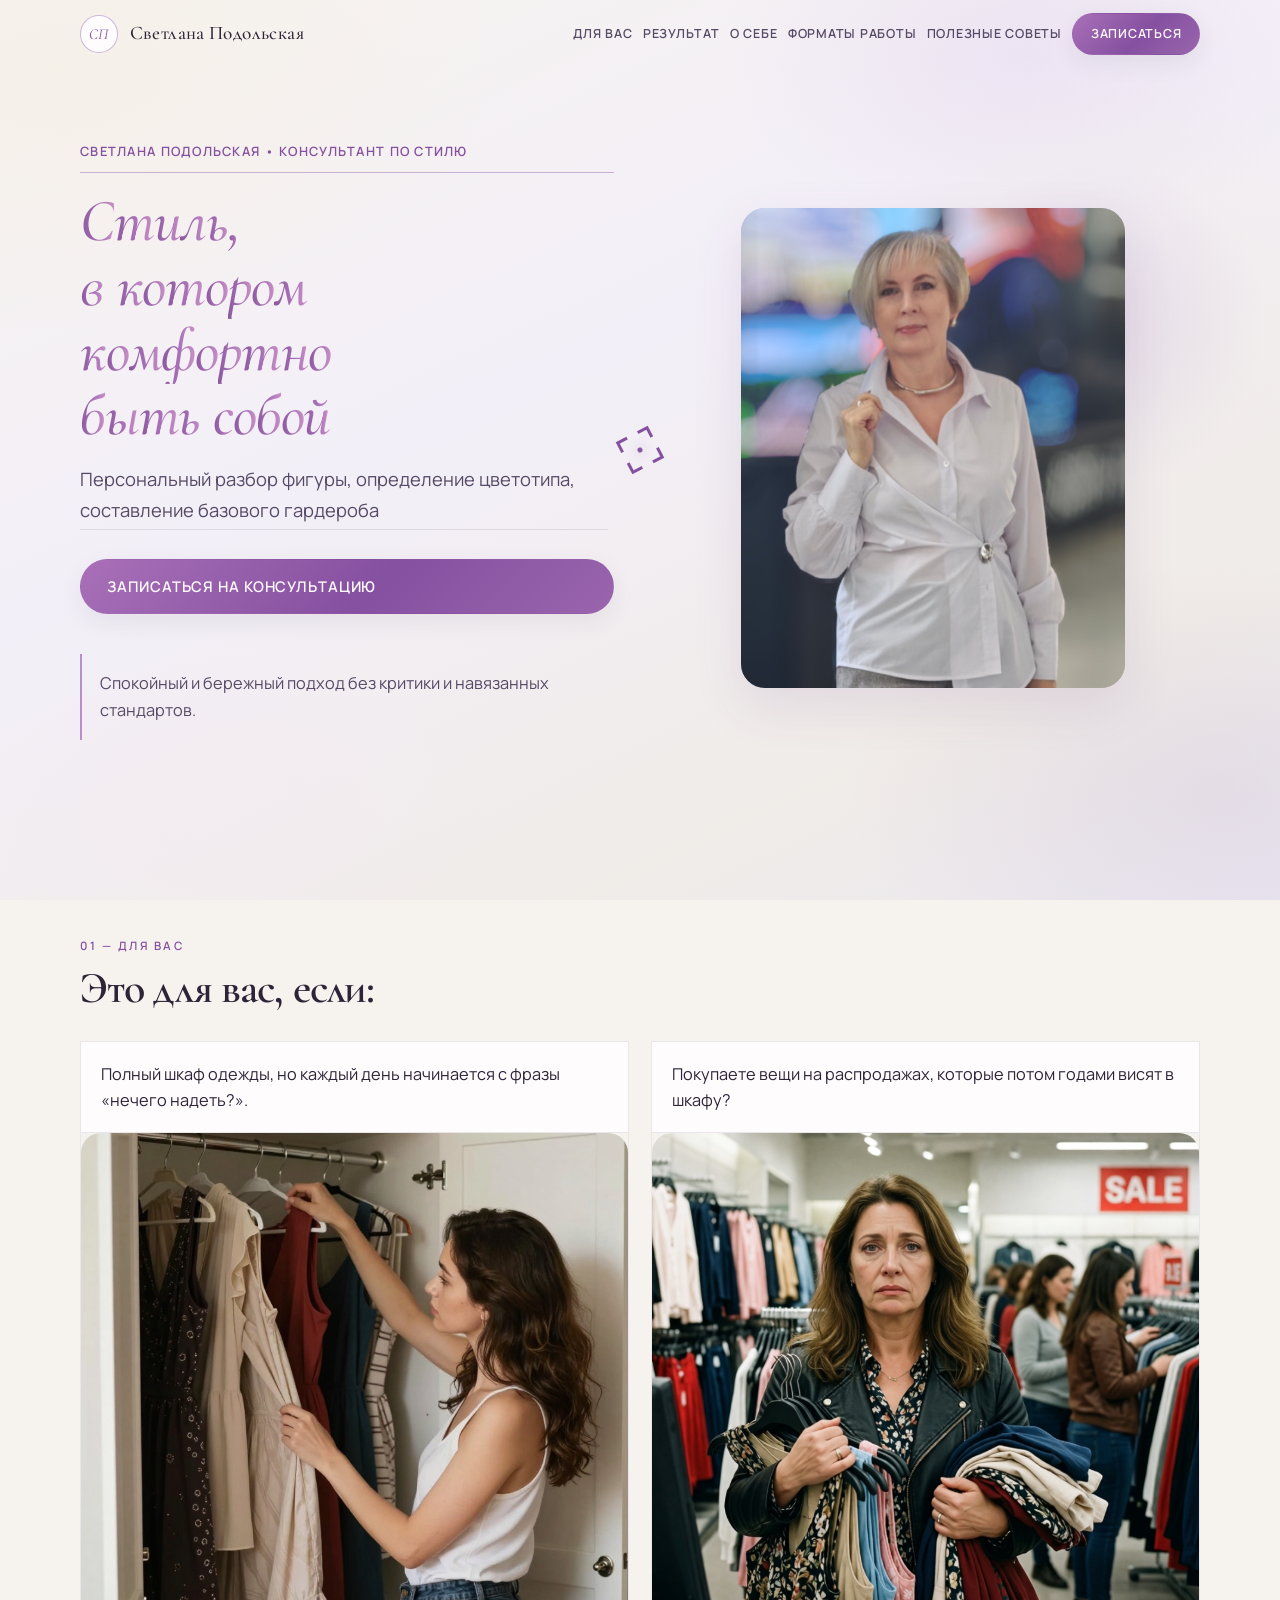
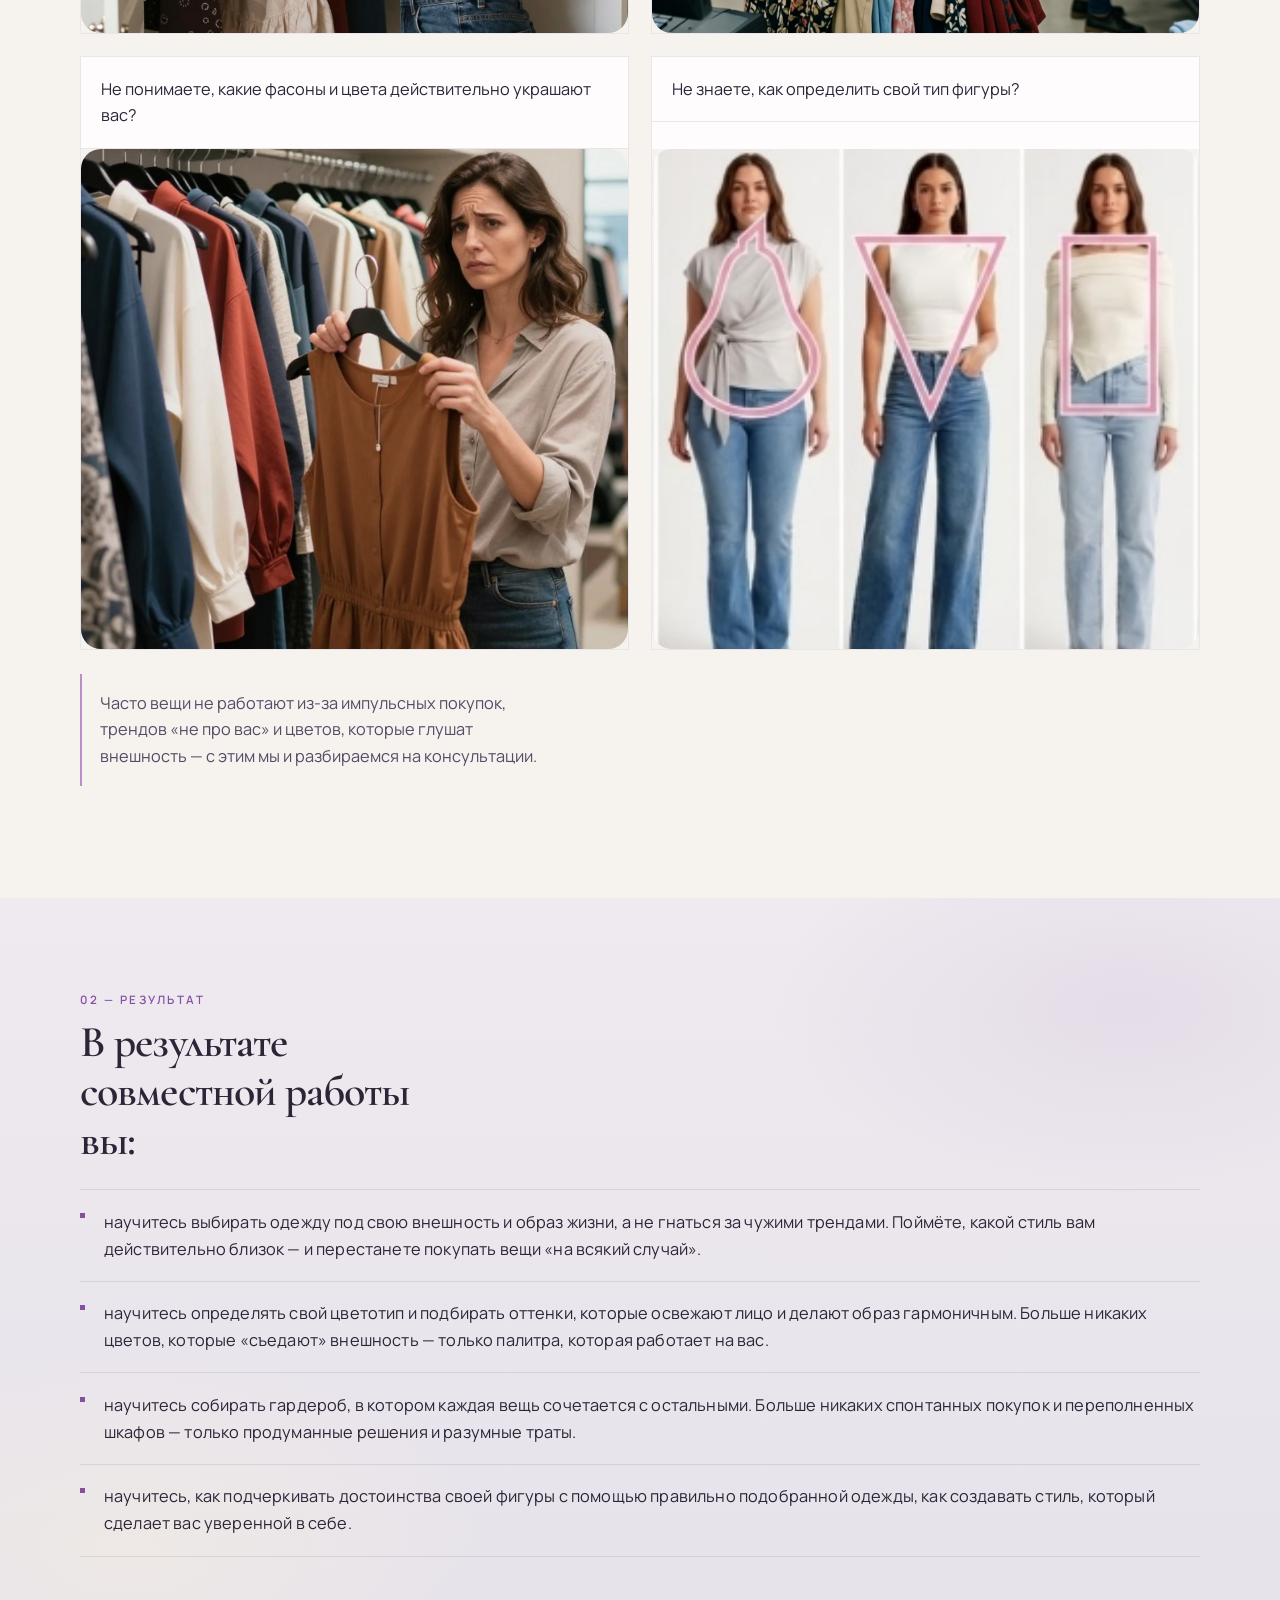
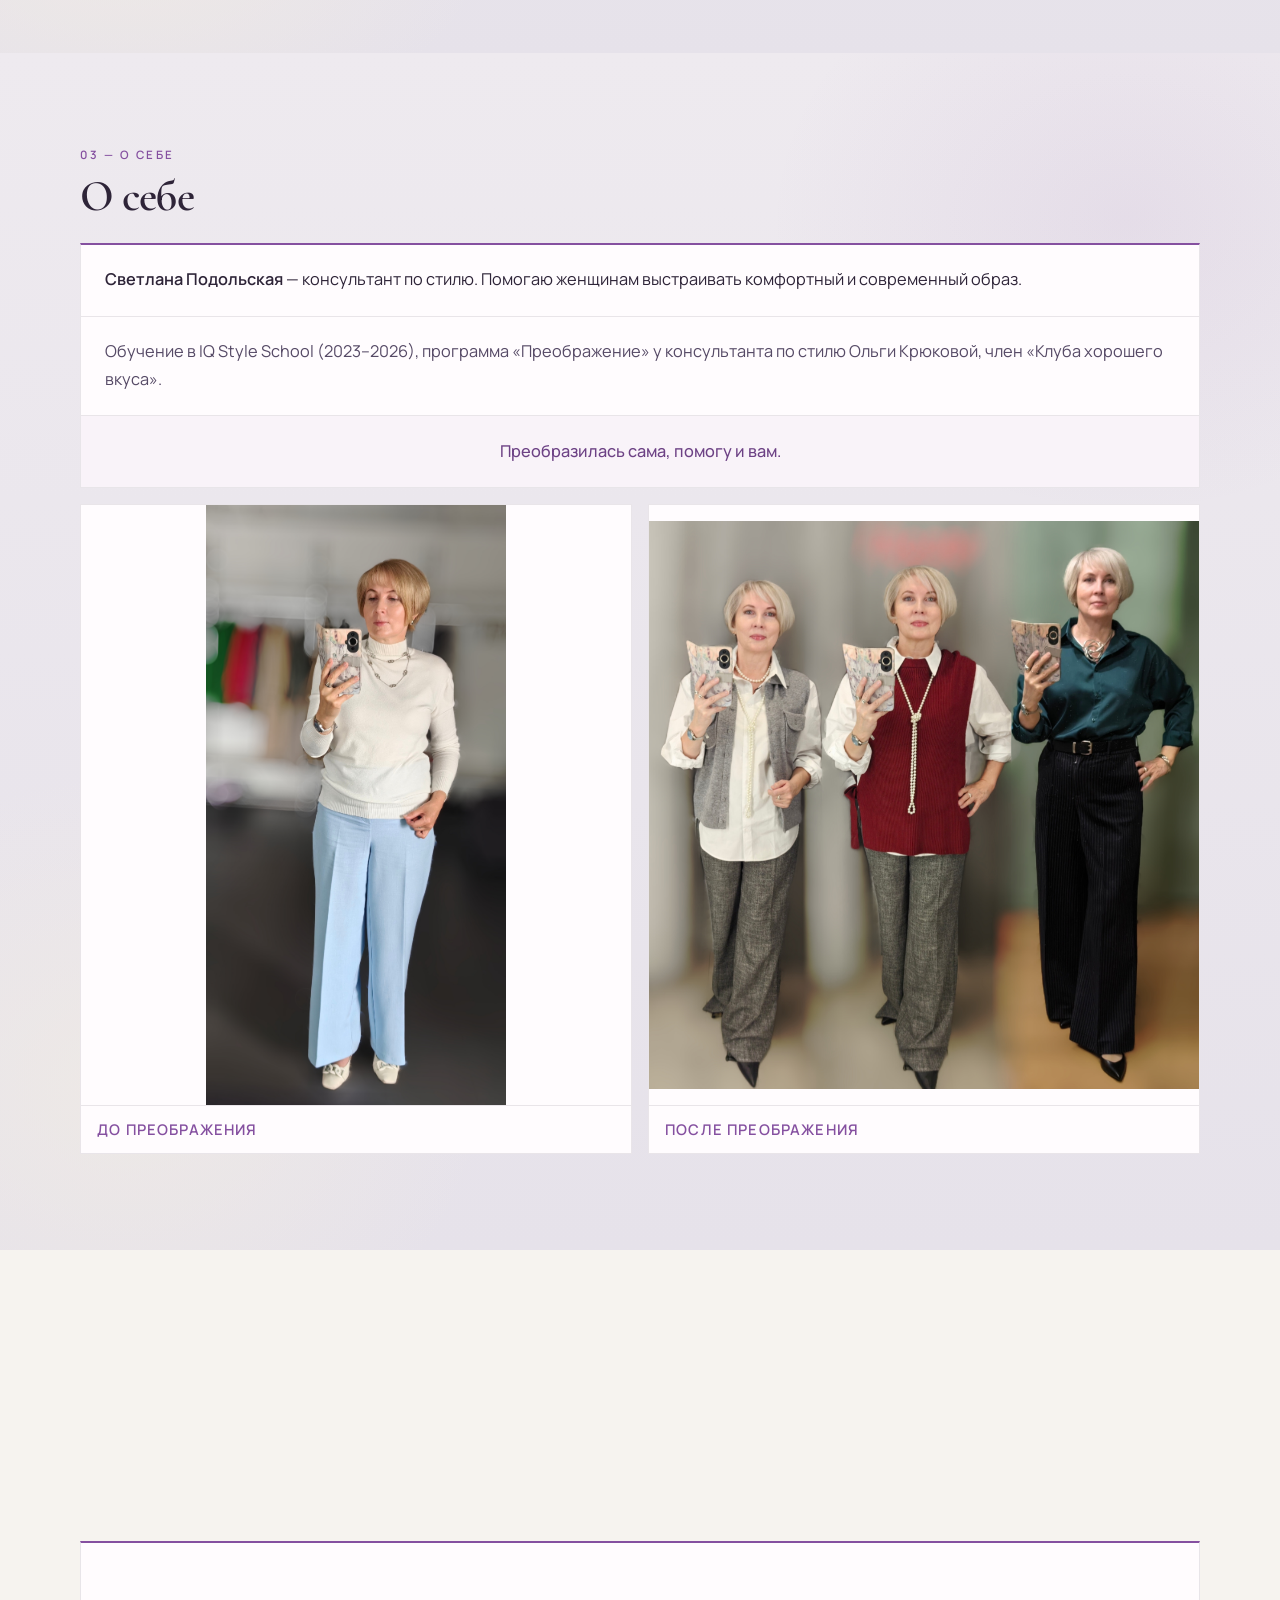
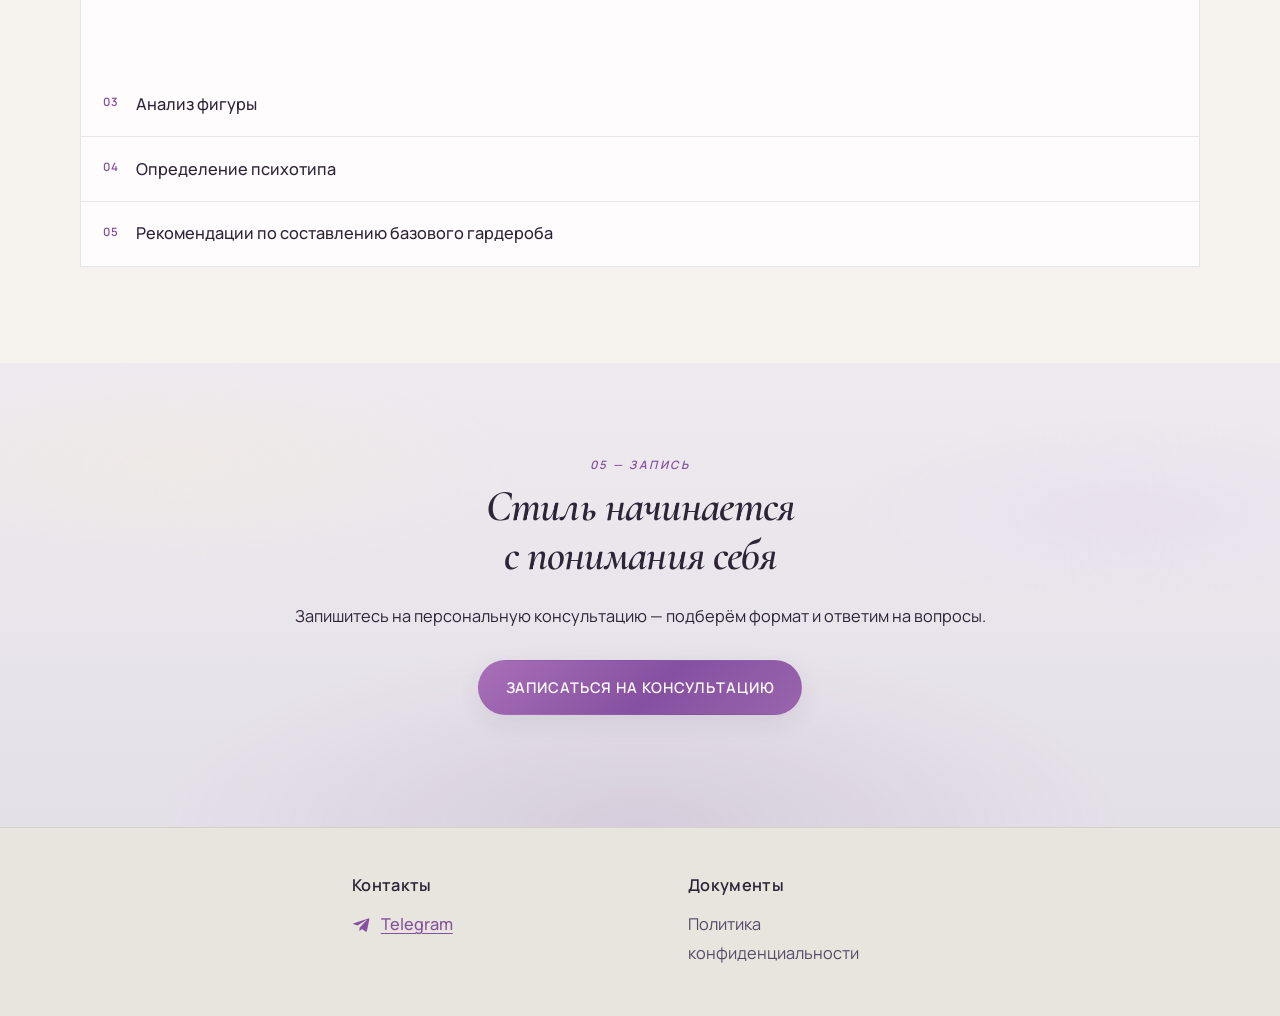
<file: index.html>
﻿<!DOCTYPE html>

<html lang="ru">

<head>

  <meta charset="UTF-8">

  <meta name="viewport" content="width=device-width, initial-scale=1.0">

  <title>Светлана Подольская — консультант по стилю</title>

  <meta name="description" content="Консультации по стилю без давления и шаблонов. Разбор гардероба, подбор цветов и фасонов, бережный подход.">

  <link rel="preconnect" href="https://fonts.googleapis.com">

  <link rel="preconnect" href="https://fonts.gstatic.com" crossorigin>

  <link href="https://fonts.googleapis.com/css2?family=Cormorant+Garamond:ital,wght@0,500;0,600;1,500;1,600&family=Manrope:wght@400;500;600&display=swap" rel="stylesheet">

  <link rel="stylesheet" href="styles.css">

  <link rel="stylesheet" href="gradient-text.css">

  <link rel="stylesheet" href="target-cursor.css">

  <script>document.documentElement.classList.add("js");</script>

</head>

<body>

  <header class="site-header" data-site-header>

    <div class="site-header__bar container">

      <a href="#top" class="site-header__brand">

        <span class="site-header__monogram" aria-hidden="true">СП</span>

        <span class="site-header__name">Светлана Подольская</span>

      </a>

      <button type="button" class="site-header__toggle" data-nav-toggle aria-expanded="false" aria-controls="site-nav-panel">

        <span class="visually-hidden">Меню</span>

        <span class="site-header__toggle-bar" aria-hidden="true"></span>

        <span class="site-header__toggle-bar" aria-hidden="true"></span>

      </button>

      <nav class="site-header__nav" id="site-nav-panel" data-nav-panel aria-label="Основное меню">

        <a href="#requests">Для вас</a>

        <a href="#results">Результат</a>

        <a href="#about">О себе</a>

        <a href="#formats">Форматы работы</a>

        <a href="tips.html">Полезные советы</a>

        <a href="#" class="site-header__nav-cta" data-booking-open>Записаться</a>

      </nav>

    </div>

  </header>



  <header class="hero" id="top">

    <div class="container hero__content">

      <div class="hero__text">

        <p class="hero__meta">Светлана Подольская • консультант по стилю</p>

        <h1 class="split-text gradient-text" data-split-text data-gradient-text>

          <span class="split-line">Стиль,</span>

          <span class="split-line">в котором</span>

          <span class="split-line">комфортно</span>

          <span class="split-line">быть собой</span>

        </h1>

        <p class="lead">Персональный разбор фигуры, определение цветотипа, составление базового гардероба</p>

        <a href="#" class="btn" data-booking-open>Записаться на консультацию</a>

        <p class="hero__note">Спокойный и бережный подход без критики и навязанных стандартов.</p>

      </div>

      <div class="hero__photo" aria-label="Фото Светланы">

        <img src="image/Sveta2.jpg" alt="Светлана Подольская, консультант по стилю" width="720" height="900">

      </div>

    </div>

  </header>



  <main>

    <section class="section" id="requests">

      <div class="container">

        <h2 class="reveal section-title">Это для вас, если:</h2>

        <div class="for-you-gallery reveal-stagger" role="group" aria-label="Ситуации, с которыми можно обратиться">

          <article class="for-you-card reveal">

            <p class="for-you-card__text">Полный шкаф одежды, но каждый день начинается с фразы «нечего надеть?».</p>

            <div class="for-you-card__media">

              <img src="image/1%20skaf.jpg" alt="Переполненный шкаф с одеждой" width="800" height="500" loading="lazy">

            </div>

          </article>

          <article class="for-you-card reveal">

            <p class="for-you-card__text">Покупаете вещи на распродажах, которые потом годами висят в шкафу?</p>

            <div class="for-you-card__media">

              <img src="image/2sale.jpg" alt="Одежда, купленная на распродаже" width="800" height="500" loading="lazy">

            </div>

          </article>

          <article class="for-you-card reveal">

            <p class="for-you-card__text">Не понимаете, какие фасоны и цвета действительно украшают вас?</p>

            <div class="for-you-card__media">

              <img src="image/3color.jpg" alt="Подбор цветов в гардеробе" width="800" height="500" loading="lazy">

            </div>

          </article>

          <article class="for-you-card reveal">

            <p class="for-you-card__text">Не знаете, как определить свой тип фигуры?</p>

            <div class="for-you-card__media">

              <img src="image/4.body2.jpg" alt="Определение типа фигуры" width="800" height="500" loading="lazy">

            </div>

          </article>

        </div>

        <p class="section__note reveal">Часто вещи не работают из‑за импульсных покупок, трендов «не про вас» и цветов, которые глушат внешность — с этим мы и разбираемся на консультации.</p>

      </div>

    </section>



    <section class="section section--alt" id="results">

      <div class="container">

        <h2 class="reveal section-title">В результате совместной работы вы:</h2>

        <ul class="list reveal-stagger">

          <li class="reveal">научитесь выбирать одежду под свою внешность и образ жизни, а не гнаться за чужими трендами. Поймёте, какой стиль вам действительно близок — и перестанете покупать вещи «на всякий случай».</li>

          <li class="reveal">научитесь определять свой цветотип и подбирать оттенки, которые освежают лицо и делают образ гармоничным. Больше никаких цветов, которые «съедают» внешность — только палитра, которая работает на вас.</li>

          <li class="reveal">научитесь собирать гардероб, в котором каждая вещь сочетается с остальными. Больше никаких спонтанных покупок и переполненных шкафов — только продуманные решения и разумные траты.</li>

          <li class="reveal">научитесь, как подчеркивать достоинства своей фигуры с помощью правильно подобранной одежды, как создавать стиль, который сделает вас уверенной в себе.</li>

        </ul>

      </div>

    </section>



    <section class="section section--alt" id="about">

      <div class="container">

        <h2 class="reveal section-title">О себе</h2>

        <div class="about__content reveal">

          <div class="about__intro">

            <p class="about__lead"><strong>Светлана Подольская</strong> — консультант по стилю. Помогаю женщинам выстраивать комфортный и современный образ.</p>

            <p class="about__creds">Обучение в IQ Style School (2023–2026), программа «Преображение» у консультанта по стилю Ольги Крюковой, член «Клуба хорошего вкуса».</p>

            <p class="about__tagline">Преобразилась сама, помогу и вам.</p>

          </div>

          <div class="about-ba reveal-stagger" role="group" aria-label="Фотографии из практики">

          <figure class="about-ba__item reveal">

            <img src="image/to11.jpg" alt="До преображения" width="600" height="600" loading="lazy">

            <figcaption>До преображения</figcaption>

          </figure>

          <figure class="about-ba__item reveal">

            <img src="image/after2.jpg" alt="После преображения" width="600" height="600" loading="lazy">

            <figcaption>После преображения</figcaption>

          </figure>

          </div>

        </div>

      </div>

    </section>



    <section class="section" id="formats">

      <div class="container">

        <h2 class="reveal section-title">Форматы работы</h2>

        <p class="section-lead reveal">Выберите направление — откроется описание консультации и стоимость.</p>

        <div class="service-grid reveal-stagger" role="list">

          <button type="button" class="service-card reveal" data-service="colortype" role="listitem">

            <span class="service-card__num">01</span>

            <span class="service-card__title">Определение цветотипа по природным данным</span>

          </button>

          <button type="button" class="service-card reveal" data-service="face" role="listitem">

            <span class="service-card__num">02</span>

            <span class="service-card__title">Определение типа лица</span>

          </button>

          <button type="button" class="service-card reveal" data-service="figure" role="listitem">

            <span class="service-card__num">03</span>

            <span class="service-card__title">Анализ фигуры</span>

          </button>

          <button type="button" class="service-card reveal" data-service="psychotype" role="listitem">

            <span class="service-card__num">04</span>

            <span class="service-card__title">Определение психотипа</span>

          </button>

          <button type="button" class="service-card reveal" data-service="wardrobe" role="listitem">

            <span class="service-card__num">05</span>

            <span class="service-card__title">Рекомендации по составлению базового гардероба</span>

          </button>

        </div>

      </div>

    </section>

  </main>



  <footer class="section final" id="contact">

    <div class="container">

      <h2 class="reveal section-title">Стиль начинается<br>с понимания себя</h2>

      <p class="reveal">

        Запишитесь на персональную консультацию — подберём формат и ответим на вопросы.

      </p>

      <a href="#" class="btn reveal" data-booking-open>Записаться на консультацию</a>

    </div>

  </footer>



  <div class="site-footer">

    <div class="container site-footer__grid">

      <div class="site-footer__col">

        <h3 class="site-footer__title">Контакты</h3>

        <ul class="site-footer__list site-footer__list--contacts">

          <li>

            <a class="site-footer__contact" href="https://t.me/managerfilm_bot" target="_blank" rel="noopener noreferrer">

              <svg class="site-footer__icon" width="20" height="20" viewBox="0 0 24 24" aria-hidden="true"><path fill="currentColor" d="M9.04 15.39 8.9 19.1c.45 0 .65-.19.88-.42l2.11-2.02 4.38 3.22c.8.45 1.38.21 1.6-.75l2.87-13.46h.01c.26-1.2-.43-1.67-1.2-1.38L2.3 9.78c-1.16.45-1.14 1.1-.2 1.4l4.56 1.42 10.58-6.67c.5-.32.95-.14.58.18L9.04 15.39z"/></svg>

              <span>Telegram</span>

            </a>

          </li>

        </ul>

      </div>

      <div class="site-footer__col">

        <h3 class="site-footer__title">Документы</h3>

        <ul class="site-footer__list site-footer__list--docs">

          <li><a class="site-footer__doc" href="privacy.html">Политика конфиденциальности</a></li>

        </ul>

      </div>

    </div>

  </div>



  <div class="service-modal" id="service-modal" hidden aria-hidden="true">

    <div class="service-modal__backdrop" data-service-close tabindex="-1" aria-hidden="true"></div>

    <div class="service-modal__dialog" role="dialog" aria-modal="true" aria-labelledby="service-modal-title">

      <button type="button" class="service-modal__close" data-service-close aria-label="Закрыть">

        <span aria-hidden="true">&times;</span>

      </button>

      <h2 class="service-modal__title" id="service-modal-title"></h2>

      <p class="service-modal__desc" id="service-modal-desc"></p>

      <div class="service-modal__meta">

        <p class="service-modal__price-row"><span>Стоимость услуги</span> <strong id="service-modal-price"></strong></p>

        <p class="service-modal__format-row"><span>Формат</span> онлайн / офлайн</p>

      </div>

      <button type="button" class="btn btn--full" data-service-booking>Записаться на консультацию</button>

    </div>

  </div>

  <div class="booking-modal" id="booking-modal" hidden aria-hidden="true">

    <div class="booking-modal__backdrop" data-booking-close tabindex="-1" aria-hidden="true"></div>

    <div class="booking-modal__dialog" role="dialog" aria-modal="true" aria-labelledby="booking-modal-title">

      <button type="button" class="booking-modal__close" data-booking-close aria-label="Закрыть">

        <span aria-hidden="true">&times;</span>

      </button>

      <h2 class="booking-modal__title" id="booking-modal-title">Запись на консультацию</h2>

      <p class="booking-modal__lead">Оставьте контакты — свяжусь с вами, чтобы обсудить запрос.</p>



      <form class="booking-form" id="booking-form" novalidate>

        <input type="hidden" name="_subject" value="Новая заявка с сайта — консультация">

        <input type="hidden" name="_template" value="table">

        <input type="hidden" name="_captcha" value="false">

        <input type="hidden" name="_replyto" value="">

        <input type="text" name="_honey" class="visually-hidden" tabindex="-1" autocomplete="off" aria-hidden="true">

        <input type="checkbox" name="botcheck" id="booking-botcheck" class="visually-hidden" tabindex="-1" autocomplete="off" aria-hidden="true">

        <div class="booking-form__field">

          <label class="booking-form__label" for="booking-name">Имя</label>

          <input class="booking-form__input" type="text" id="booking-name" name="name" autocomplete="name" required placeholder="Как к вам обращаться">

        </div>

        <fieldset class="booking-form__field booking-form__field--contact">

          <legend class="booking-form__label">Как с вами связаться?</legend>

          <div class="booking-form__contact-type">

            <label class="booking-form__checkbox">

              <input type="radio" name="contact_type" value="email" checked required>

              <span>Почта</span>

            </label>

            <label class="booking-form__checkbox">

              <input type="radio" name="contact_type" value="phone">

              <span>Телефон</span>

            </label>

          </div>

          <div class="booking-form__contact-field" data-contact-field="email">

            <label class="booking-form__label" for="booking-email">Почта</label>

            <input class="booking-form__input" type="email" id="booking-email" name="email" autocomplete="email" placeholder="example@mail.ru">

          </div>

          <div class="booking-form__contact-field" data-contact-field="phone" hidden>

            <label class="booking-form__label" for="booking-phone">Номер телефона</label>

            <input class="booking-form__input" type="tel" id="booking-phone" name="phone" autocomplete="tel" placeholder="+7 (___) ___-__-__">

          </div>

        </fieldset>

        <fieldset class="booking-form__field booking-form__field--services">

          <legend class="booking-form__label">Выберите услугу</legend>

          <div class="booking-form__services" id="booking-services">

            <label class="booking-form__checkbox">

              <input type="radio" name="service" value="colortype" required>

              <span>Определение цветотипа по природным данным — 3 тыс. руб.</span>

            </label>

            <label class="booking-form__checkbox">

              <input type="radio" name="service" value="face">

              <span>Определение типа лица — 3 тыс. руб.</span>

            </label>

            <label class="booking-form__checkbox">

              <input type="radio" name="service" value="figure">

              <span>Анализ фигуры — 3 тыс. руб.</span>

            </label>

            <label class="booking-form__checkbox">

              <input type="radio" name="service" value="psychotype">

              <span>Определение психотипа — 3 тыс. руб.</span>

            </label>

            <label class="booking-form__checkbox">

              <input type="radio" name="service" value="wardrobe">

              <span>Рекомендации по составлению базового гардероба — 3 тыс. руб.</span>

            </label>

            <label class="booking-form__checkbox booking-form__checkbox--package">

              <input type="radio" name="service" value="package">

              <span>Полный пакет услуг — 12 тыс. руб.</span>

            </label>

          </div>

        </fieldset>

        <div class="booking-form__field">

          <label class="booking-form__label" for="booking-purpose">Дополнительно <span class="booking-form__optional">(необязательно)</span></label>

          <textarea class="booking-form__input booking-form__textarea" id="booking-purpose" name="purpose" rows="3" placeholder="Например: удобное время для связи, особые пожелания"></textarea>

        </div>

        <div class="booking-form__field booking-form__field--checkbox">

          <label class="booking-form__checkbox">

            <input type="checkbox" id="booking-consent" name="consent" value="Да" required>

            <span>Даю согласие на обработку моих персональных данных</span>

          </label>

        </div>

        <p class="booking-form__error" id="booking-form-error" hidden></p>

        <p class="booking-form__success" id="booking-form-success" hidden>Спасибо! Заявка отправлена. Скоро свяжусь с вами.</p>

        <button type="submit" class="btn btn--full booking-form__submit" id="booking-submit">Отправить заявку</button>

      </form>

    </div>

  </div>



  <script src="https://cdn.jsdelivr.net/npm/gsap@3.12.7/dist/gsap.min.js" defer></script>

  <script src="target-cursor.js" defer></script>

  <script src="split-text.js" defer></script>

  <script src="gradient-text.js" defer></script>

  <script src="nav.js" defer></script>

  <script src="form-config.js" defer></script>

  <script src="service-modal.js" defer></script>

  <script src="booking-modal.js" defer></script>

  <script src="script.js" defer></script>

</body>

</html>
</file>
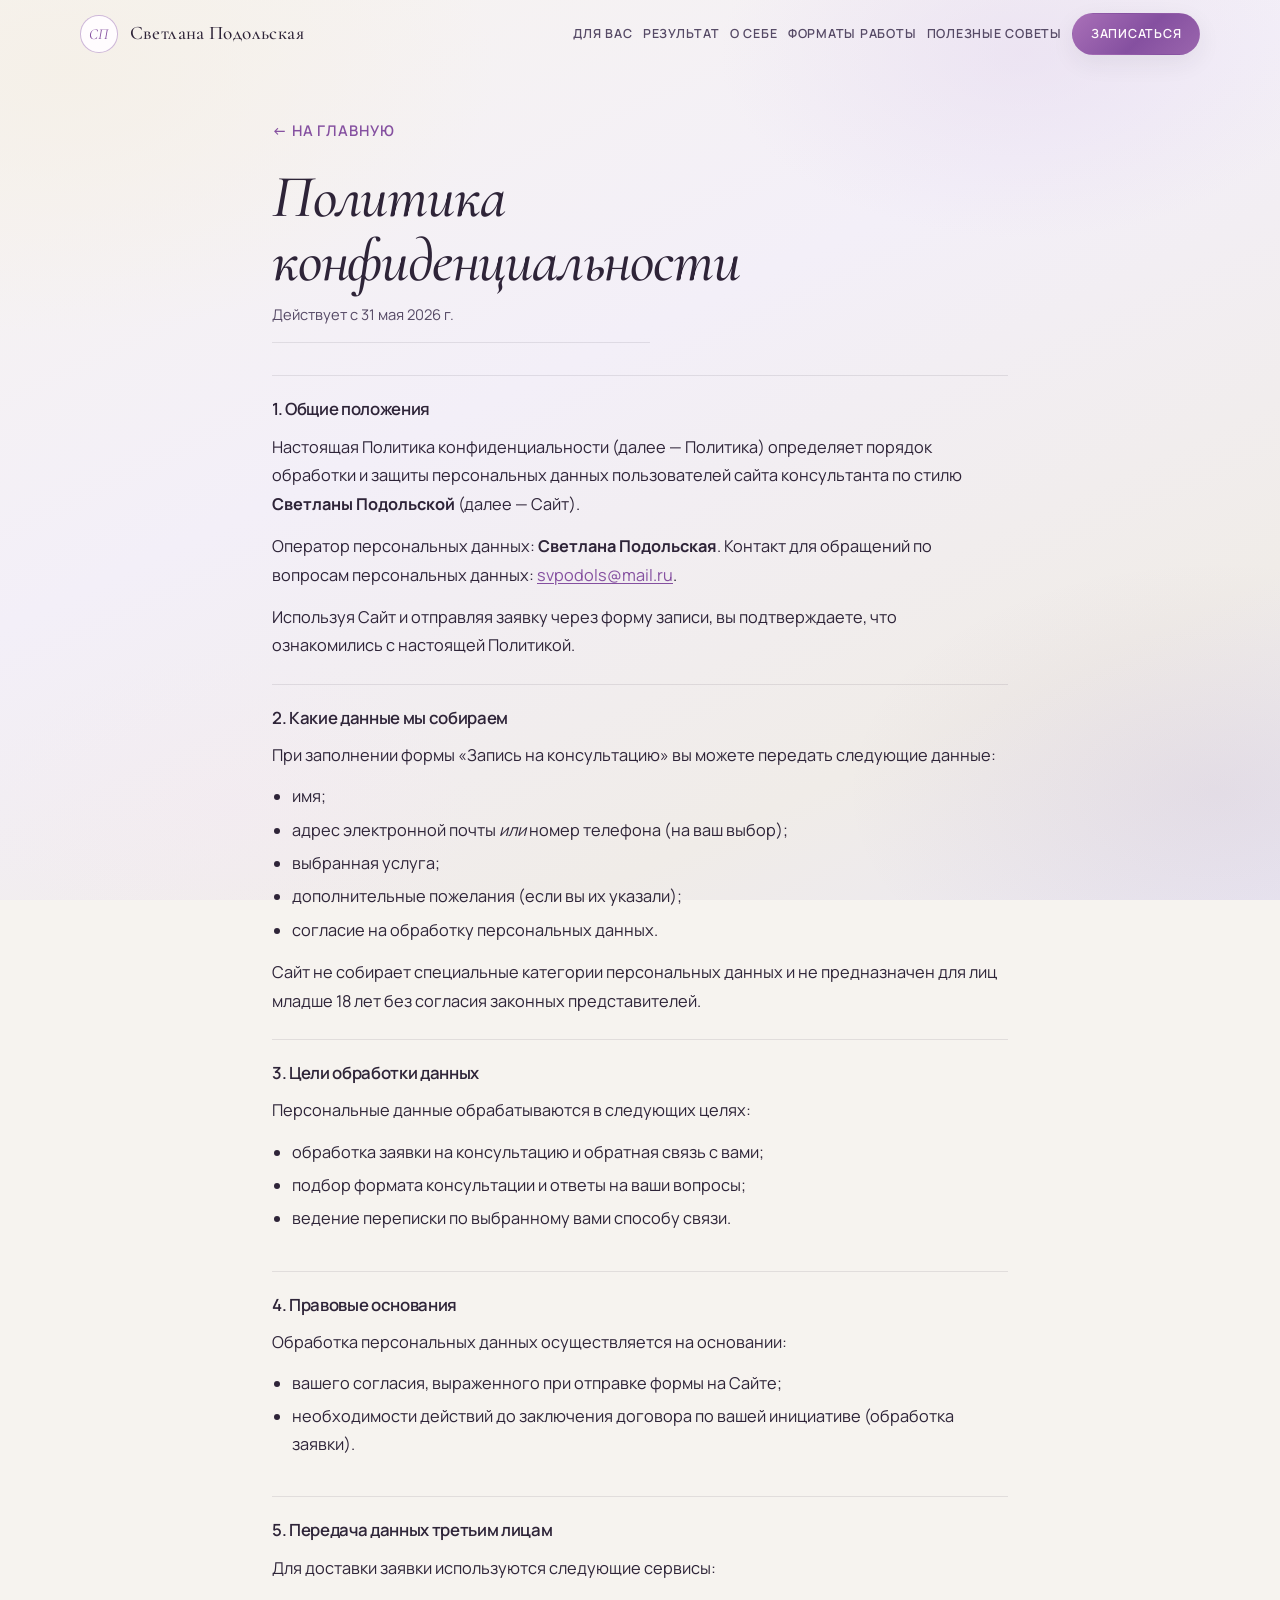
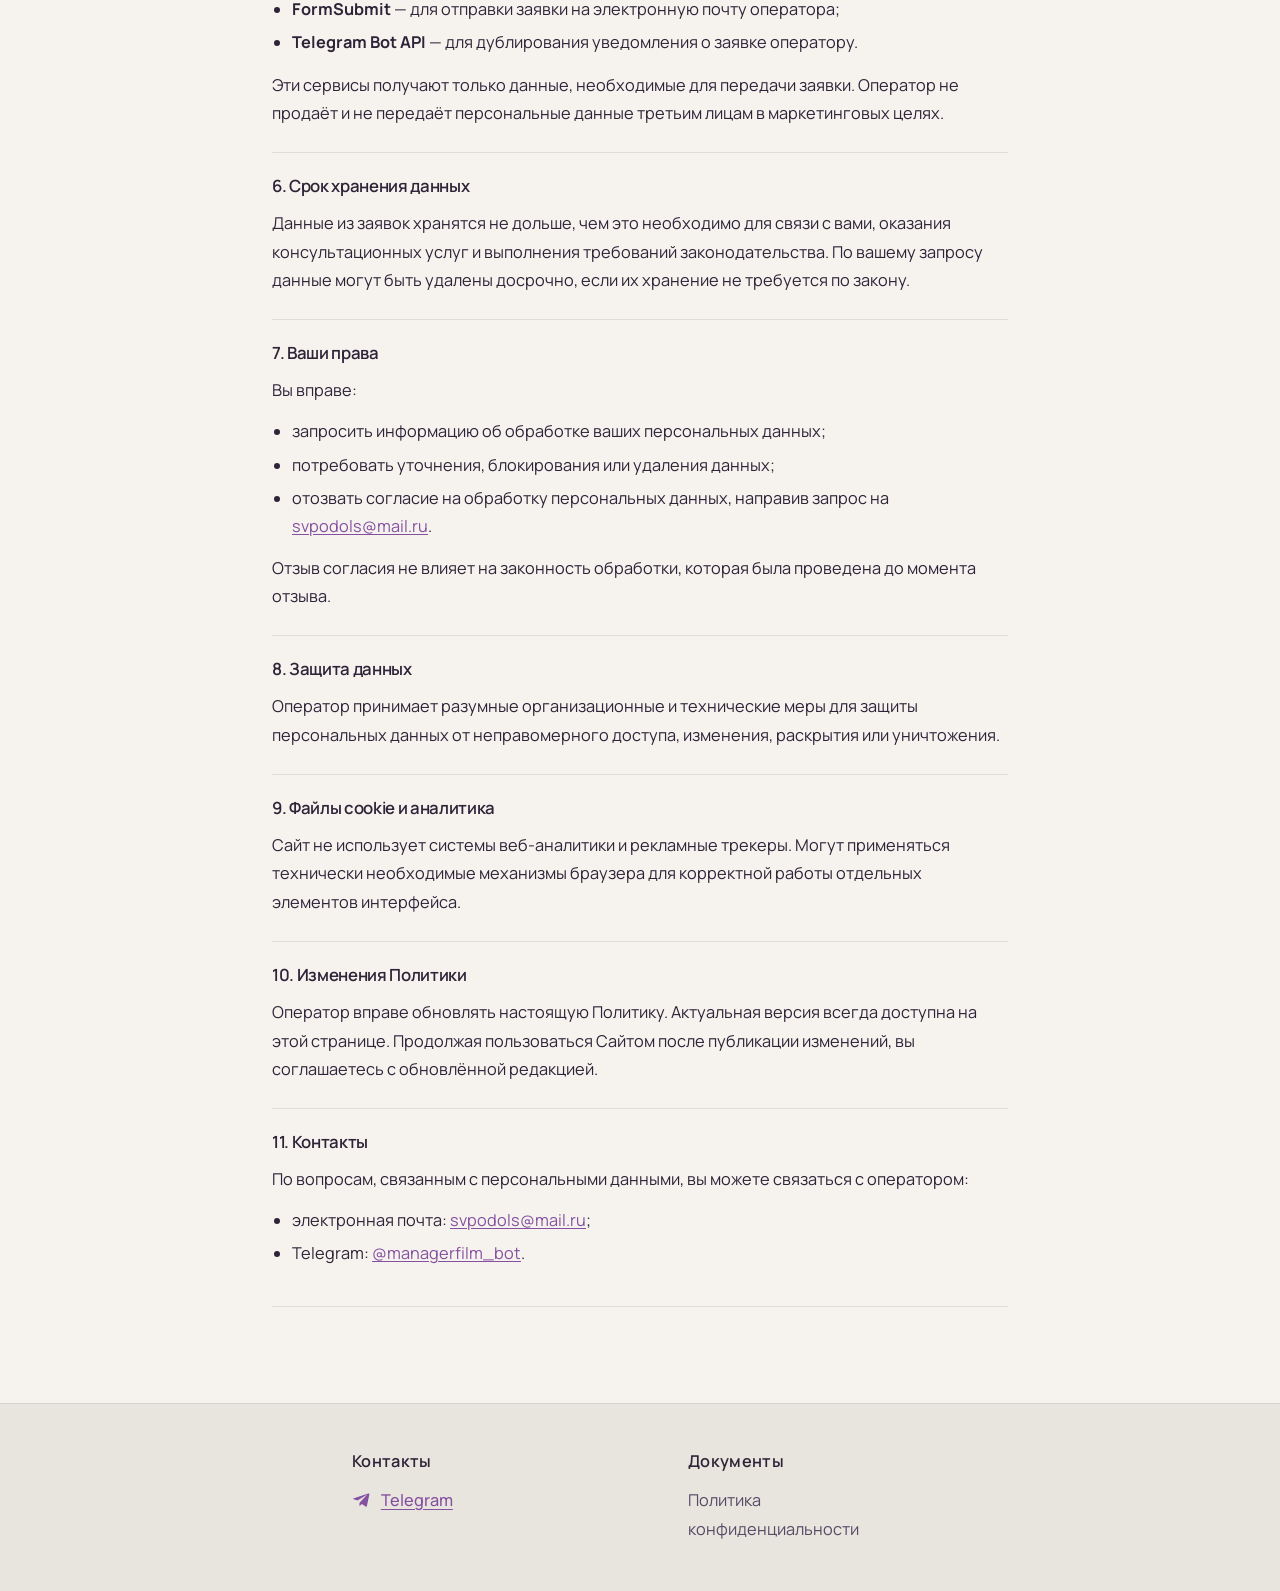
<file: privacy.html>
<!DOCTYPE html>
<html lang="ru">
<head>
  <meta charset="UTF-8">
  <meta name="viewport" content="width=device-width, initial-scale=1.0">
  <title>Политика конфиденциальности — Светлана Подольская</title>
  <meta name="description" content="Политика конфиденциальности сайта консультанта по стилю Светланы Подольской.">
  <link rel="preconnect" href="https://fonts.googleapis.com">
  <link rel="preconnect" href="https://fonts.gstatic.com" crossorigin>
  <link href="https://fonts.googleapis.com/css2?family=Cormorant+Garamond:ital,wght@0,500;0,600;1,500;1,600&family=Manrope:wght@400;500;600&display=swap" rel="stylesheet">
  <link rel="stylesheet" href="styles.css">
  <link rel="stylesheet" href="gradient-text.css">
  <link rel="stylesheet" href="target-cursor.css">
  <script>document.documentElement.classList.add("js");</script>
</head>
<body>
  <header class="site-header" data-site-header>
    <div class="site-header__bar container">
      <a href="index.html" class="site-header__brand">
        <span class="site-header__monogram" aria-hidden="true">СП</span>
        <span class="site-header__name">Светлана Подольская</span>
      </a>
      <button type="button" class="site-header__toggle" data-nav-toggle aria-expanded="false" aria-controls="site-nav-panel">
        <span class="visually-hidden">Меню</span>
        <span class="site-header__toggle-bar" aria-hidden="true"></span>
        <span class="site-header__toggle-bar" aria-hidden="true"></span>
      </button>
      <nav class="site-header__nav" id="site-nav-panel" data-nav-panel aria-label="Основное меню">
        <a href="index.html#requests">Для вас</a>
        <a href="index.html#results">Результат</a>
        <a href="index.html#about">О себе</a>
        <a href="index.html#formats">Форматы работы</a>
        <a href="tips.html">Полезные советы</a>
        <a href="#" class="site-header__nav-cta" data-booking-open>Записаться</a>
      </nav>
    </div>
  </header>

  <main>
    <section class="section section--page-top legal-page">
      <div class="container legal-page__container">
        <p class="page-back reveal"><a href="index.html">← На главную</a></p>
        <h1 class="reveal section-title legal-page__title">Политика конфиденциальности</h1>
        <p class="section-lead reveal legal-page__meta">Действует с 31 мая 2026 г.</p>

        <div class="legal-doc reveal">
          <section class="legal-doc__section">
            <h2>1. Общие положения</h2>
            <p>Настоящая Политика конфиденциальности (далее — Политика) определяет порядок обработки и защиты персональных данных пользователей сайта консультанта по стилю <strong>Светланы Подольской</strong> (далее — Сайт).</p>
            <p>Оператор персональных данных: <strong>Светлана Подольская</strong>. Контакт для обращений по вопросам персональных данных: <a href="mailto:svpodols@mail.ru">svpodols@mail.ru</a>.</p>
            <p>Используя Сайт и отправляя заявку через форму записи, вы подтверждаете, что ознакомились с настоящей Политикой.</p>
          </section>

          <section class="legal-doc__section">
            <h2>2. Какие данные мы собираем</h2>
            <p>При заполнении формы «Запись на консультацию» вы можете передать следующие данные:</p>
            <ul>
              <li>имя;</li>
              <li>адрес электронной почты <em>или</em> номер телефона (на ваш выбор);</li>
              <li>выбранная услуга;</li>
              <li>дополнительные пожелания (если вы их указали);</li>
              <li>согласие на обработку персональных данных.</li>
            </ul>
            <p>Сайт не собирает специальные категории персональных данных и не предназначен для лиц младше 18 лет без согласия законных представителей.</p>
          </section>

          <section class="legal-doc__section">
            <h2>3. Цели обработки данных</h2>
            <p>Персональные данные обрабатываются в следующих целях:</p>
            <ul>
              <li>обработка заявки на консультацию и обратная связь с вами;</li>
              <li>подбор формата консультации и ответы на ваши вопросы;</li>
              <li>ведение переписки по выбранному вами способу связи.</li>
            </ul>
          </section>

          <section class="legal-doc__section">
            <h2>4. Правовые основания</h2>
            <p>Обработка персональных данных осуществляется на основании:</p>
            <ul>
              <li>вашего согласия, выраженного при отправке формы на Сайте;</li>
              <li>необходимости действий до заключения договора по вашей инициативе (обработка заявки).</li>
            </ul>
          </section>

          <section class="legal-doc__section">
            <h2>5. Передача данных третьим лицам</h2>
            <p>Для доставки заявки используются следующие сервисы:</p>
            <ul>
              <li><strong>FormSubmit</strong> — для отправки заявки на электронную почту оператора;</li>
              <li><strong>Telegram Bot API</strong> — для дублирования уведомления о заявке оператору.</li>
            </ul>
            <p>Эти сервисы получают только данные, необходимые для передачи заявки. Оператор не продаёт и не передаёт персональные данные третьим лицам в маркетинговых целях.</p>
          </section>

          <section class="legal-doc__section">
            <h2>6. Срок хранения данных</h2>
            <p>Данные из заявок хранятся не дольше, чем это необходимо для связи с вами, оказания консультационных услуг и выполнения требований законодательства. По вашему запросу данные могут быть удалены досрочно, если их хранение не требуется по закону.</p>
          </section>

          <section class="legal-doc__section">
            <h2>7. Ваши права</h2>
            <p>Вы вправе:</p>
            <ul>
              <li>запросить информацию об обработке ваших персональных данных;</li>
              <li>потребовать уточнения, блокирования или удаления данных;</li>
              <li>отозвать согласие на обработку персональных данных, направив запрос на <a href="mailto:svpodols@mail.ru">svpodols@mail.ru</a>.</li>
            </ul>
            <p>Отзыв согласия не влияет на законность обработки, которая была проведена до момента отзыва.</p>
          </section>

          <section class="legal-doc__section">
            <h2>8. Защита данных</h2>
            <p>Оператор принимает разумные организационные и технические меры для защиты персональных данных от неправомерного доступа, изменения, раскрытия или уничтожения.</p>
          </section>

          <section class="legal-doc__section">
            <h2>9. Файлы cookie и аналитика</h2>
            <p>Сайт не использует системы веб-аналитики и рекламные трекеры. Могут применяться технически необходимые механизмы браузера для корректной работы отдельных элементов интерфейса.</p>
          </section>

          <section class="legal-doc__section">
            <h2>10. Изменения Политики</h2>
            <p>Оператор вправе обновлять настоящую Политику. Актуальная версия всегда доступна на этой странице. Продолжая пользоваться Сайтом после публикации изменений, вы соглашаетесь с обновлённой редакцией.</p>
          </section>

          <section class="legal-doc__section">
            <h2>11. Контакты</h2>
            <p>По вопросам, связанным с персональными данными, вы можете связаться с оператором:</p>
            <ul>
              <li>электронная почта: <a href="mailto:svpodols@mail.ru">svpodols@mail.ru</a>;</li>
              <li>Telegram: <a href="https://t.me/managerfilm_bot" target="_blank" rel="noopener noreferrer">@managerfilm_bot</a>.</li>
            </ul>
          </section>
        </div>
      </div>
    </section>
  </main>

  <div class="site-footer">
    <div class="container site-footer__grid">
      <div class="site-footer__col">
        <h3 class="site-footer__title">Контакты</h3>
        <ul class="site-footer__list site-footer__list--contacts">
          <li>
            <a class="site-footer__contact" href="https://t.me/managerfilm_bot" target="_blank" rel="noopener noreferrer">
              <svg class="site-footer__icon" width="20" height="20" viewBox="0 0 24 24" aria-hidden="true"><path fill="currentColor" d="M9.04 15.39 8.9 19.1c.45 0 .65-.19.88-.42l2.11-2.02 4.38 3.22c.8.45 1.38.21 1.6-.75l2.87-13.46h.01c.26-1.2-.43-1.67-1.2-1.38L2.3 9.78c-1.16.45-1.14 1.1-.2 1.4l4.56 1.42 10.58-6.67c.5-.32.95-.14.58.18L9.04 15.39z"/></svg>
              <span>Telegram</span>
            </a>
          </li>
        </ul>
      </div>
      <div class="site-footer__col">
        <h3 class="site-footer__title">Документы</h3>
        <ul class="site-footer__list site-footer__list--docs">
          <li><a class="site-footer__doc" href="privacy.html" aria-current="page">Политика конфиденциальности</a></li>
        </ul>
      </div>
    </div>
  </div>

  <div class="booking-modal" id="booking-modal" hidden aria-hidden="true">
    <div class="booking-modal__backdrop" data-booking-close tabindex="-1" aria-hidden="true"></div>
    <div class="booking-modal__dialog" role="dialog" aria-modal="true" aria-labelledby="booking-modal-title">
      <button type="button" class="booking-modal__close" data-booking-close aria-label="Закрыть">
        <span aria-hidden="true">&times;</span>
      </button>
      <h2 class="booking-modal__title" id="booking-modal-title">Запись на консультацию</h2>
      <p class="booking-modal__lead">Оставьте контакты — свяжусь с вами, чтобы обсудить запрос.</p>
      <form class="booking-form" id="booking-form" novalidate>
        <input type="hidden" name="_subject" value="Новая заявка с сайта — консультация">
        <input type="hidden" name="_template" value="table">
        <input type="hidden" name="_captcha" value="false">
        <input type="hidden" name="_replyto" value="">
        <input type="text" name="_honey" class="visually-hidden" tabindex="-1" autocomplete="off" aria-hidden="true">
        <input type="checkbox" name="botcheck" id="booking-botcheck" class="visually-hidden" tabindex="-1" autocomplete="off" aria-hidden="true">
        <div class="booking-form__field">
          <label class="booking-form__label" for="booking-name">Имя</label>
          <input class="booking-form__input" type="text" id="booking-name" name="name" autocomplete="name" required placeholder="Как к вам обращаться">
        </div>
        <fieldset class="booking-form__field booking-form__field--contact">
          <legend class="booking-form__label">Как с вами связаться?</legend>
          <div class="booking-form__contact-type">
            <label class="booking-form__checkbox">
              <input type="radio" name="contact_type" value="email" checked required>
              <span>Почта</span>
            </label>
            <label class="booking-form__checkbox">
              <input type="radio" name="contact_type" value="phone">
              <span>Телефон</span>
            </label>
          </div>
          <div class="booking-form__contact-field" data-contact-field="email">
            <label class="booking-form__label" for="booking-email">Почта</label>
            <input class="booking-form__input" type="email" id="booking-email" name="email" autocomplete="email" placeholder="example@mail.ru">
          </div>
          <div class="booking-form__contact-field" data-contact-field="phone" hidden>
            <label class="booking-form__label" for="booking-phone">Номер телефона</label>
            <input class="booking-form__input" type="tel" id="booking-phone" name="phone" autocomplete="tel" placeholder="+7 (___) ___-__-__">
          </div>
        </fieldset>
        <fieldset class="booking-form__field booking-form__field--services">
          <legend class="booking-form__label">Выберите услугу</legend>
          <div class="booking-form__services" id="booking-services">
            <label class="booking-form__checkbox">
              <input type="radio" name="service" value="colortype" required>
              <span>Определение цветотипа по природным данным — 3 тыс. руб.</span>
            </label>
            <label class="booking-form__checkbox">
              <input type="radio" name="service" value="face">
              <span>Определение типа лица — 3 тыс. руб.</span>
            </label>
            <label class="booking-form__checkbox">
              <input type="radio" name="service" value="figure">
              <span>Анализ фигуры — 3 тыс. руб.</span>
            </label>
            <label class="booking-form__checkbox">
              <input type="radio" name="service" value="psychotype">
              <span>Определение психотипа — 3 тыс. руб.</span>
            </label>
            <label class="booking-form__checkbox">
              <input type="radio" name="service" value="wardrobe">
              <span>Рекомендации по составлению базового гардероба — 3 тыс. руб.</span>
            </label>
            <label class="booking-form__checkbox booking-form__checkbox--package">
              <input type="radio" name="service" value="package">
              <span>Полный пакет услуг — 12 тыс. руб.</span>
            </label>
          </div>
        </fieldset>
        <div class="booking-form__field">
          <label class="booking-form__label" for="booking-purpose">Дополнительно <span class="booking-form__optional">(необязательно)</span></label>
          <textarea class="booking-form__input booking-form__textarea" id="booking-purpose" name="purpose" rows="3" placeholder="Например: удобное время для связи, особые пожелания"></textarea>
        </div>
        <div class="booking-form__field booking-form__field--checkbox">
          <label class="booking-form__checkbox">
            <input type="checkbox" id="booking-consent" name="consent" value="Да" required>
            <span>Даю согласие на обработку моих персональных данных</span>
          </label>
        </div>
        <p class="booking-form__error" id="booking-form-error" hidden></p>
        <p class="booking-form__success" id="booking-form-success" hidden>Спасибо! Заявка отправлена. Скоро свяжусь с вами.</p>
        <button type="submit" class="btn btn--full booking-form__submit" id="booking-submit">Отправить заявку</button>
      </form>
    </div>
  </div>

  <script src="target-cursor.js" defer></script>
  <script src="nav.js" defer></script>
  <script src="form-config.js" defer></script>
  <script src="booking-modal.js" defer></script>
  <script src="script.js" defer></script>
</body>
</html>
</file>
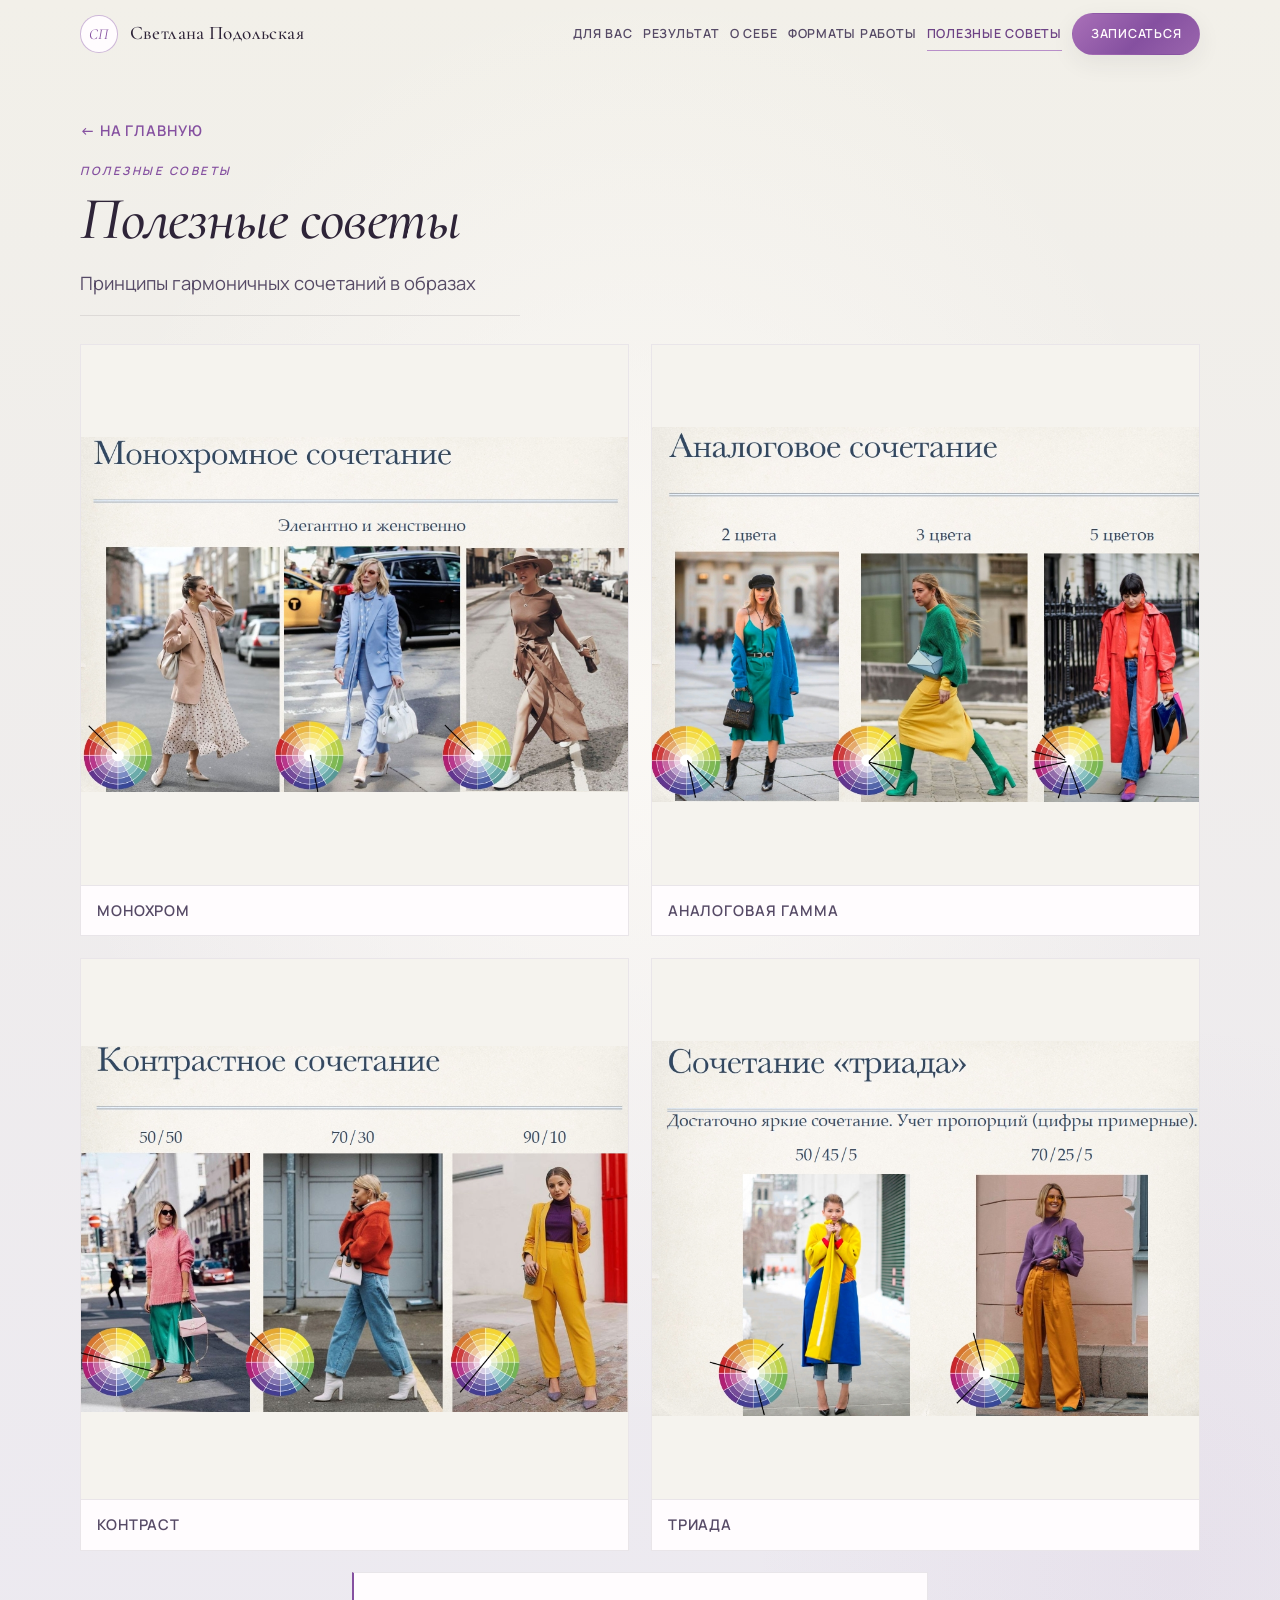
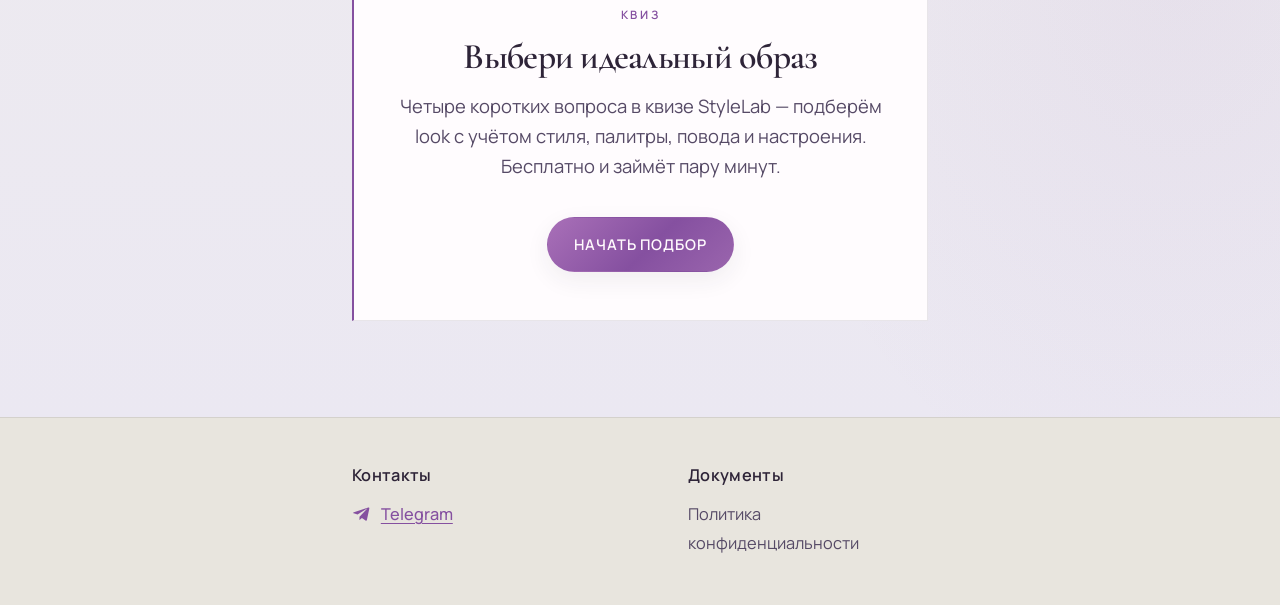
<file: tips.html>
<!DOCTYPE html>
<html lang="ru">
<head>
  <meta charset="UTF-8">
  <meta name="viewport" content="width=device-width, initial-scale=1.0">
  <title>Полезные советы — Светлана Подольская</title>
  <meta name="description" content="Полезные советы по стилю: принципы цветовых сочетаний и квиз StyleLab — подбор образа по стилю, палитре, поводу и настроению.">
  <link rel="preconnect" href="https://fonts.googleapis.com">
  <link rel="preconnect" href="https://fonts.gstatic.com" crossorigin>
  <link href="https://fonts.googleapis.com/css2?family=Cormorant+Garamond:ital,wght@0,500;0,600;1,500;1,600&family=Manrope:wght@400;500;600&display=swap" rel="stylesheet">
  <link rel="stylesheet" href="styles.css">
  <link rel="stylesheet" href="gradient-text.css">
  <link rel="stylesheet" href="target-cursor.css">
  <script>document.documentElement.classList.add("js");</script>
</head>
<body>
  <header class="site-header" data-site-header>
    <div class="site-header__bar container">
      <a href="index.html" class="site-header__brand">
        <span class="site-header__monogram" aria-hidden="true">СП</span>
        <span class="site-header__name">Светлана Подольская</span>
      </a>
      <button type="button" class="site-header__toggle" data-nav-toggle aria-expanded="false" aria-controls="site-nav-panel">
        <span class="visually-hidden">Меню</span>
        <span class="site-header__toggle-bar" aria-hidden="true"></span>
        <span class="site-header__toggle-bar" aria-hidden="true"></span>
      </button>
      <nav class="site-header__nav" id="site-nav-panel" data-nav-panel aria-label="Основное меню">
        <a href="index.html#requests">Для вас</a>
        <a href="index.html#results">Результат</a>
        <a href="index.html#about">О себе</a>
        <a href="index.html#formats">Форматы работы</a>
        <a href="tips.html" aria-current="page">Полезные советы</a>
        <a href="#" class="site-header__nav-cta" data-booking-open>Записаться</a>
      </nav>
    </div>
  </header>

  <main>
    <section class="section section--color-examples section--page-top" id="tips">
      <div class="container">
        <p class="page-back reveal"><a href="index.html">← На главную</a></p>
        <h1 class="reveal section-title color-examples__title">Полезные советы</h1>
        <p class="section-lead color-examples__lead reveal">Принципы гармоничных сочетаний в образах</p>
        <div class="color-gallery reveal-stagger" role="group" aria-label="Примеры цветовых сочетаний">
          <figure class="color-card reveal">
            <div class="color-card__media">
              <img src="image/mono.jpg" alt="Монохромное сочетание" width="960" height="540" loading="lazy">
            </div>
            <figcaption class="color-card__caption">Монохром</figcaption>
          </figure>
          <figure class="color-card reveal">
            <div class="color-card__media">
              <img src="image/analog.jpg" alt="Аналоговое сочетание" width="960" height="540" loading="lazy">
            </div>
            <figcaption class="color-card__caption">Аналоговая гамма</figcaption>
          </figure>
          <figure class="color-card reveal">
            <div class="color-card__media">
              <img src="image/kontrast.jpg" alt="Контрастное сочетание" width="960" height="540" loading="lazy">
            </div>
            <figcaption class="color-card__caption">Контраст</figcaption>
          </figure>
          <figure class="color-card reveal">
            <div class="color-card__media">
              <img src="image/triada.jpg" alt="Триадное сочетание" width="960" height="540" loading="lazy">
            </div>
            <figcaption class="color-card__caption">Триада</figcaption>
          </figure>
          <div class="quiz-teaser quiz-teaser--in-gallery reveal" id="quiz">
            <p class="quiz-teaser__label">Квиз</p>
            <h2 class="quiz-teaser__title">Выбери идеальный образ</h2>
            <p class="quiz-teaser__lead">Четыре коротких вопроса в квизе StyleLab — подберём look с учётом стиля, палитры, повода и настроения. Бесплатно и займёт пару минут.</p>
            <a class="btn quiz-teaser__btn" href="https://svetlanalanalana.github.io/project_game_stilist/" target="_blank" rel="noopener noreferrer">Начать подбор</a>
          </div>
        </div>
      </div>
    </section>
  </main>

  <div class="site-footer">
    <div class="container site-footer__grid">
      <div class="site-footer__col">
        <h3 class="site-footer__title">Контакты</h3>
        <ul class="site-footer__list site-footer__list--contacts">
          <li>
            <a class="site-footer__contact" href="https://t.me/managerfilm_bot" target="_blank" rel="noopener noreferrer">
              <svg class="site-footer__icon" width="20" height="20" viewBox="0 0 24 24" aria-hidden="true"><path fill="currentColor" d="M9.04 15.39 8.9 19.1c.45 0 .65-.19.88-.42l2.11-2.02 4.38 3.22c.8.45 1.38.21 1.6-.75l2.87-13.46h.01c.26-1.2-.43-1.67-1.2-1.38L2.3 9.78c-1.16.45-1.14 1.1-.2 1.4l4.56 1.42 10.58-6.67c.5-.32.95-.14.58.18L9.04 15.39z"/></svg>
              <span>Telegram</span>
            </a>
          </li>
        </ul>
      </div>
      <div class="site-footer__col">
        <h3 class="site-footer__title">Документы</h3>
        <ul class="site-footer__list site-footer__list--docs">
          <li><a class="site-footer__doc" href="privacy.html">Политика конфиденциальности</a></li>
        </ul>
      </div>
    </div>
  </div>

  <div class="booking-modal" id="booking-modal" hidden aria-hidden="true">
    <div class="booking-modal__backdrop" data-booking-close tabindex="-1" aria-hidden="true"></div>
    <div class="booking-modal__dialog" role="dialog" aria-modal="true" aria-labelledby="booking-modal-title">
      <button type="button" class="booking-modal__close" data-booking-close aria-label="Закрыть">
        <span aria-hidden="true">&times;</span>
      </button>
      <h2 class="booking-modal__title" id="booking-modal-title">Запись на консультацию</h2>
      <p class="booking-modal__lead">Оставьте контакты — свяжусь с вами, чтобы обсудить запрос.</p>
      <form class="booking-form" id="booking-form" novalidate>
        <input type="hidden" name="_subject" value="Новая заявка с сайта — консультация">
        <input type="hidden" name="_template" value="table">
        <input type="hidden" name="_captcha" value="false">
        <input type="hidden" name="_replyto" value="">
        <input type="text" name="_honey" class="visually-hidden" tabindex="-1" autocomplete="off" aria-hidden="true">
        <input type="checkbox" name="botcheck" id="booking-botcheck" class="visually-hidden" tabindex="-1" autocomplete="off" aria-hidden="true">
        <div class="booking-form__field">
          <label class="booking-form__label" for="booking-name">Имя</label>
          <input class="booking-form__input" type="text" id="booking-name" name="name" autocomplete="name" required placeholder="Как к вам обращаться">
        </div>
        <fieldset class="booking-form__field booking-form__field--contact">
          <legend class="booking-form__label">Как с вами связаться?</legend>
          <div class="booking-form__contact-type">
            <label class="booking-form__checkbox">
              <input type="radio" name="contact_type" value="email" checked required>
              <span>Почта</span>
            </label>
            <label class="booking-form__checkbox">
              <input type="radio" name="contact_type" value="phone">
              <span>Телефон</span>
            </label>
          </div>
          <div class="booking-form__contact-field" data-contact-field="email">
            <label class="booking-form__label" for="booking-email">Почта</label>
            <input class="booking-form__input" type="email" id="booking-email" name="email" autocomplete="email" placeholder="example@mail.ru">
          </div>
          <div class="booking-form__contact-field" data-contact-field="phone" hidden>
            <label class="booking-form__label" for="booking-phone">Номер телефона</label>
            <input class="booking-form__input" type="tel" id="booking-phone" name="phone" autocomplete="tel" placeholder="+7 (___) ___-__-__">
          </div>
        </fieldset>
        <fieldset class="booking-form__field booking-form__field--services">
          <legend class="booking-form__label">Выберите услугу</legend>
          <div class="booking-form__services" id="booking-services">
            <label class="booking-form__checkbox">
              <input type="radio" name="service" value="colortype" required>
              <span>Определение цветотипа по природным данным — 3 тыс. руб.</span>
            </label>
            <label class="booking-form__checkbox">
              <input type="radio" name="service" value="face">
              <span>Определение типа лица — 3 тыс. руб.</span>
            </label>
            <label class="booking-form__checkbox">
              <input type="radio" name="service" value="figure">
              <span>Анализ фигуры — 3 тыс. руб.</span>
            </label>
            <label class="booking-form__checkbox">
              <input type="radio" name="service" value="psychotype">
              <span>Определение психотипа — 3 тыс. руб.</span>
            </label>
            <label class="booking-form__checkbox">
              <input type="radio" name="service" value="wardrobe">
              <span>Рекомендации по составлению базового гардероба — 3 тыс. руб.</span>
            </label>
            <label class="booking-form__checkbox booking-form__checkbox--package">
              <input type="radio" name="service" value="package">
              <span>Полный пакет услуг — 12 тыс. руб.</span>
            </label>
          </div>
        </fieldset>
        <div class="booking-form__field">
          <label class="booking-form__label" for="booking-purpose">Дополнительно <span class="booking-form__optional">(необязательно)</span></label>
          <textarea class="booking-form__input booking-form__textarea" id="booking-purpose" name="purpose" rows="3" placeholder="Например: удобное время для связи, особые пожелания"></textarea>
        </div>
        <div class="booking-form__field booking-form__field--checkbox">
          <label class="booking-form__checkbox">
            <input type="checkbox" id="booking-consent" name="consent" value="Да" required>
            <span>Даю согласие на обработку моих персональных данных</span>
          </label>
        </div>
        <p class="booking-form__error" id="booking-form-error" hidden></p>
        <p class="booking-form__success" id="booking-form-success" hidden>Спасибо! Заявка отправлена. Скоро свяжусь с вами.</p>
        <button type="submit" class="btn btn--full booking-form__submit" id="booking-submit">Отправить заявку</button>
      </form>
    </div>
  </div>

  <script src="target-cursor.js" defer></script>
  <script src="nav.js" defer></script>
  <script src="form-config.js" defer></script>
  <script src="booking-modal.js" defer></script>
  <script src="script.js" defer></script>
</body>
</html>
</file>
<file: styles.css>
:root {
  /* фон: кремово-бежевый + фиолетово-лавандовый, без зерна */
  --cream: #f6f3ef;
  --beige: #f0ede8;
  --beige-deep: #e8e5de;
  --blush: #f0ecef;
  --blush-deep: #e8e4ea;
  --rose-mist: #f5e8f0;
  --section-alt: #eeeaef;
  --color-card-surface: #faf8f5;
  --color-card-inner: #f5f3ee;
  --gradient-page:
    radial-gradient(ellipse 58% 50% at 5% 8%, rgba(245, 240, 232, 0.95) 0%, transparent 58%),
    radial-gradient(ellipse 52% 46% at 95% 88%, rgba(109, 66, 133, 0.08) 0%, transparent 56%),
    radial-gradient(ellipse 44% 38% at 80% 6%, rgba(228, 215, 238, 0.48) 0%, transparent 54%),
    radial-gradient(ellipse 38% 34% at 18% 90%, rgba(245, 232, 242, 0.32) 0%, transparent 52%),
    linear-gradient(155deg, #f7f4ef 0%, #f3eff8 42%, #f0ece8 78%, #ebe8f2 100%);
  --gradient-section:
    radial-gradient(ellipse 50% 44% at 88% 14%, rgba(133, 80, 160, 0.08) 0%, transparent 56%),
    radial-gradient(ellipse 52% 48% at 10% 86%, rgba(240, 235, 228, 0.75) 0%, transparent 54%),
    linear-gradient(180deg, #eeeaef 0%, #e6e2ea 100%);
  --gradient-nav-band:
    radial-gradient(ellipse 85% 100% at 50% 50%, rgba(109, 66, 133, 0.06) 0%, transparent 72%),
    linear-gradient(90deg, rgba(247, 243, 236, 0.72) 0%, rgba(240, 232, 246, 0.58) 50%, rgba(245, 240, 248, 0.68) 100%);
  --gradient-final:
    radial-gradient(ellipse 65% 70% at 50% 100%, rgba(109, 66, 133, 0.12) 0%, transparent 58%),
    radial-gradient(ellipse 48% 42% at 14% 22%, rgba(240, 235, 228, 0.7) 0%, transparent 55%),
    radial-gradient(ellipse 42% 38% at 88% 32%, rgba(228, 215, 238, 0.38) 0%, transparent 52%),
    linear-gradient(180deg, #eeeaef 0%, #e4e0e8 100%);
  --gradient-color-examples:
    radial-gradient(ellipse 70% 55% at 50% 35%, rgba(252, 250, 246, 0.92) 0%, transparent 65%),
    radial-gradient(ellipse 58% 48% at 92% 78%, rgba(133, 80, 160, 0.06) 0%, transparent 58%),
    linear-gradient(180deg, #f2f0e9 0%, #ebe8f2 100%);
  --glass: rgba(255, 252, 248, 0.64);
  --glass-border: rgba(255, 255, 255, 0.8);
  --glass-blur: blur(14px);
  --gradient-btn: linear-gradient(135deg, #a970b8 0%, #8550a0 55%, #9a65ad 100%);
  --gradient-btn-hover: linear-gradient(135deg, #9b62ab 0%, #744391 55%, #8d58a0 100%);
  /* текст */
  --ink: #2e2438;
  --ink-muted: #564a66;
  --ink-soft: #756882;
  /* акцент: фиолетовый */
  --violet: #8550a0;
  --violet-deep: #6d4285;
  --violet-hover: #5c3670;
  --accent: var(--violet);
  --accent-muted: #b88fc9;
  --paper: #fffcfe;
  --on-accent: #fffafd;
  --line: rgba(46, 36, 56, 0.1);
  --line-strong: rgba(133, 80, 160, 0.4);
  --shadow: 0 18px 50px rgba(109, 66, 133, 0.12);
  --shadow-soft: 0 8px 24px rgba(46, 36, 56, 0.07);
  --header-h: 4.25rem;
  /* типографика */
  --font-display: "Cormorant Garamond", "Times New Roman", serif;
  --font-body: "Manrope", "Segoe UI", sans-serif;
  --text-body: 1.02rem;
  --text-small: 0.92rem;
  --text-label: 0.72rem;
  --text-lead: clamp(1.05rem, 2vw, 1.15rem);
  --text-h1: clamp(2.4rem, 5.5vw, 3.75rem);
  --text-h2: clamp(1.85rem, 3.8vw, 2.75rem);
  --text-h3: 1.05rem;
  --text-card: 1.15rem;
  --text-faq-quote: 1.25rem;
  --radius: 1.25rem;
  --radius-sharp: 0;
  --radius-ui: 0.2rem;
  --radius-pill: 999px;
  /* legacy aliases */
  --milk: var(--cream);
  --powder: var(--blush-deep);
  --warm-gray: var(--ink-soft);
  --text: var(--ink);
  --white: var(--paper);
  --wine: var(--violet);
  --wine-hover: var(--violet-hover);
  --champagne: var(--accent-muted);
}

*,
*::before,
*::after {
  box-sizing: border-box;
}

html {
  scroll-behavior: smooth;
}

html,
body {
  margin: 0;
  padding: 0;
}

body {
  font-family: var(--font-body);
  color: var(--ink);
  background-color: var(--cream);
  background-image: var(--gradient-page);
  background-attachment: fixed;
  line-height: 1.75;
  font-size: var(--text-body);
}

body.nav-open,
body.booking-open,
body.service-open {
  overflow: hidden;
}

.visually-hidden {
  position: absolute;
  width: 1px;
  height: 1px;
  padding: 0;
  margin: -1px;
  overflow: hidden;
  clip: rect(0, 0, 0, 0);
  white-space: nowrap;
  border: 0;
}

img {
  max-width: 100%;
  display: block;
  border-radius: var(--radius);
}

.container {
  width: min(1120px, 92%);
  margin: 0 auto;
}

.section {
  padding: clamp(4rem, 10vw, 6rem) 0;
  position: relative;
}

.section[id],
.hero[id] {
  scroll-margin-top: calc(var(--header-h) + 1rem);
}

.section--alt {
  background-color: var(--section-alt);
  background-image: var(--gradient-section);
}

.section-title {
  max-width: 18ch;
}

#requests h2::before,
#results h2::before,
#about h2::before,
#formats h2::before,
#contact h2::before,
#tips h1::before {
  display: block;
  font-family: var(--font-body);
  font-size: var(--text-label);
  font-weight: 600;
  letter-spacing: 0.22em;
  text-transform: uppercase;
  color: var(--violet);
  margin-bottom: 0.65rem;
}

#requests h2::before { content: "01 — для вас"; }
#results h2::before { content: "02 — результат"; }
#about h2::before { content: "03 — о себе"; }
#formats h2::before { content: "04 — форматы работы"; }
#contact h2::before,
.final h2::before { content: "05 — запись"; }
#tips h1::before { content: "полезные советы"; }

.section-lead {
  font-family: var(--font-body);
  font-size: var(--text-lead);
  font-style: normal;
  font-weight: 400;
  color: var(--ink-muted);
  margin: 0 0 1.25rem;
  padding-bottom: 1rem;
  max-width: 42ch;
  line-height: 1.65;
  border-bottom: 1px solid var(--line);
}

.prose-block {
  width: 100%;
  margin-bottom: 1.75rem;
  padding: 1.35rem 0 1.35rem 1.35rem;
  border-top: 1px solid var(--line);
  border-bottom: 1px solid var(--line);
  border-left: 2px solid var(--violet);
}

.prose-block p {
  margin: 0 0 1rem;
  font-family: var(--font-body);
  font-size: var(--text-body);
  font-weight: 400;
  color: var(--ink);
  line-height: 1.75;
  max-width: none;
}

.prose-block p:last-child {
  margin-bottom: 0;
}

.about__content {
  display: grid;
  gap: 1rem;
}

.about__intro {
  border: 1px solid var(--line);
  border-top: 2px solid var(--violet);
  background: var(--paper);
}

.about__lead,
.about__creds,
.about__tagline {
  margin: 0;
  padding: 1.35rem 1.5rem;
  font-family: var(--font-body);
  line-height: 1.7;
}

.about__lead {
  font-size: var(--text-body);
  color: var(--ink);
  border-bottom: 1px solid var(--line);
}

.about__lead strong {
  font-weight: 600;
  color: var(--ink);
}

.about__creds {
  font-size: var(--text-body);
  color: var(--ink-muted);
  border-bottom: 1px solid var(--line);
}

.about__tagline {
  font-size: var(--text-body);
  font-style: normal;
  font-weight: 500;
  text-align: center;
  color: var(--violet-deep);
  background: rgba(133, 80, 160, 0.05);
}

h1,
h2,
h3 {
  font-family: var(--font-display);
  line-height: 1.12;
  font-weight: 600;
  margin: 0 0 1rem;
  color: var(--ink);
  letter-spacing: -0.02em;
}

h1 {
  font-size: var(--text-h1);
  font-style: italic;
  font-weight: 500;
  line-height: 1.08;
}

/* SplitText: буквы главного заголовка (текст виден до запуска скрипта) */
.split-text {
  overflow: hidden;
  display: block;
}

.split-line {
  display: block;
}

.split-text .split-char {
  display: inline-block;
  opacity: 0;
  transform: translateY(40px);
  will-change: transform, opacity;
}

.split-text--animate .split-char {
  animation: splitCharIn 1.25s cubic-bezier(0.22, 1, 0.36, 1) forwards;
}

@keyframes splitCharIn {
  to {
    opacity: 1;
    transform: translateY(0);
  }
}

h2 {
  font-size: var(--text-h2);
  margin-bottom: 1.35rem;
}

h3 {
  font-family: var(--font-body);
  font-size: var(--text-h3);
  font-weight: 600;
  letter-spacing: 0.02em;
  margin-bottom: 0.5rem;
  color: var(--violet-deep);
}

p {
  margin: 0 0 1rem;
}

.lead {
  font-size: var(--text-lead);
  max-width: 48ch;
  color: var(--ink-muted);
  line-height: 1.65;
  font-style: normal;
  padding-bottom: 0.25rem;
  border-bottom: 1px solid var(--line);
}

/* ——— Шапка: премиальная липкая навигация ——— */
.site-header {
  position: fixed;
  inset: 0 0 auto;
  z-index: 1000;
  transition: background 0.35s ease, box-shadow 0.35s ease, border-color 0.35s ease;
  border-bottom: 1px solid transparent;
}

.site-header--scrolled,
.site-header--open {
  background: rgba(246, 243, 239, 0.92);
  backdrop-filter: var(--glass-blur);
  -webkit-backdrop-filter: var(--glass-blur);
  border-bottom-color: var(--line);
  box-shadow: var(--shadow-soft);
}

.site-header__bar {
  display: flex;
  align-items: center;
  justify-content: space-between;
  gap: 1rem;
  min-height: var(--header-h);
}

.site-header__brand {
  display: inline-flex;
  align-items: center;
  gap: 0.75rem;
  text-decoration: none;
  color: var(--ink);
  min-width: 0;
}

.site-header__monogram {
  display: grid;
  place-items: center;
  width: 2.35rem;
  height: 2.35rem;
  border-radius: 50%;
  border: 1px solid var(--line-strong);
  font-family: var(--font-display);
  font-size: 0.95rem;
  font-style: italic;
  color: var(--violet);
  background: var(--paper);
  flex-shrink: 0;
}

.site-header__name {
  font-family: var(--font-display);
  font-size: clamp(1rem, 2.5vw, 1.2rem);
  font-weight: 500;
  letter-spacing: 0.02em;
  white-space: nowrap;
  overflow: hidden;
  text-overflow: ellipsis;
}

.site-header__toggle {
  display: none;
  flex-direction: column;
  justify-content: center;
  gap: 0.35rem;
  width: 2.75rem;
  height: 2.75rem;
  padding: 0;
  border: 1px solid var(--line);
  border-radius: 50%;
  background: var(--paper);
  cursor: pointer;
}

.site-header__toggle-bar {
  display: block;
  width: 1rem;
  height: 1px;
  margin-inline: auto;
  background: var(--ink);
  transition: transform 0.3s ease, opacity 0.3s ease;
}

.site-header--open .site-header__toggle-bar:first-of-type {
  transform: translateY(0.4rem) rotate(45deg);
}

.site-header--open .site-header__toggle-bar:last-of-type {
  transform: translateY(-0.05rem) rotate(-45deg);
}

.site-header__nav {
  display: flex;
  flex-wrap: wrap;
  align-items: center;
  justify-content: flex-end;
  gap: 0.4rem 0.65rem;
  max-width: min(100%, 52rem);
}

.site-header__nav a {
  position: relative;
  font-size: clamp(0.68rem, 1.1vw, 0.78rem);
  font-weight: 600;
  letter-spacing: 0.06em;
  text-transform: uppercase;
  text-decoration: none;
  color: var(--ink-muted);
  padding: 0.35rem 0;
  transition: color 0.25s ease;
}

.site-header__nav a::after {
  content: "";
  position: absolute;
  left: 0;
  bottom: 0;
  width: 100%;
  height: 1px;
  background: var(--accent-muted);
  transform: scaleX(0);
  transform-origin: left;
  transition: transform 0.3s ease;
}

.site-header__nav a:not(.site-header__nav-cta):hover,
.site-header__nav a:not(.site-header__nav-cta):focus-visible {
  color: var(--violet-deep);
}

.site-header__nav a:not(.site-header__nav-cta):hover::after,
.site-header__nav a:not(.site-header__nav-cta):focus-visible::after {
  transform: scaleX(1);
}

.site-header__nav a:focus-visible {
  outline: none;
}

.site-header__nav-cta {
  padding: 0.55rem 1.1rem !important;
  border-radius: var(--radius-pill);
  background: var(--gradient-btn) !important;
  color: var(--on-accent) !important;
  border: 1px solid transparent;
  box-shadow: var(--shadow-soft);
}

.site-header__nav-cta::after {
  display: none;
}

.site-header__nav-cta:hover,
.site-header__nav-cta:focus-visible {
  background: var(--gradient-btn-hover) !important;
  color: var(--on-accent) !important;
}

.hero {
  padding: calc(var(--header-h) + clamp(2rem, 6vw, 3rem)) 0 clamp(2.5rem, 6vw, 4rem);
  position: relative;
  overflow: hidden;
}

.hero::before {
  content: "";
  position: absolute;
  width: min(48vw, 32rem);
  height: min(48vw, 32rem);
  right: -6%;
  top: 8%;
  border-radius: 50%;
  background: radial-gradient(circle, rgba(133, 80, 160, 0.12) 0%, rgba(240, 235, 228, 0.2) 45%, transparent 72%);
  pointer-events: none;
}

.hero__content {
  display: grid;
  grid-template-columns: minmax(0, 1fr) minmax(0, 1fr);
  gap: clamp(2rem, 4vw, 3.5rem);
  align-items: stretch;
  min-height: clamp(26rem, 68vh, 38rem);
}

.hero__text {
  display: flex;
  flex-direction: column;
  justify-content: center;
  align-self: stretch;
  max-width: 36rem;
  padding-block: clamp(0.5rem, 2vw, 1.5rem);
}

.hero__meta {
  display: inline-block;
  max-width: 100%;
  font-size: clamp(0.65rem, 1.35vw, 0.8rem);
  font-weight: 600;
  letter-spacing: 0.1em;
  text-transform: uppercase;
  color: var(--violet);
  margin-bottom: 1rem;
  padding-bottom: 0.6rem;
  border-bottom: 1px solid var(--line-strong);
  white-space: nowrap;
}

.hero__note,
.section__note {
  margin-top: 1.5rem;
  padding: 1rem 0 1rem 1.15rem;
  border-left: 2px solid var(--accent-muted);
  color: var(--ink-muted);
  font-size: var(--text-body);
  line-height: 1.65;
  max-width: 48ch;
}

.hero__photo {
  position: relative;
  display: flex;
  align-items: center;
  justify-content: center;
  align-self: stretch;
  margin: 0;
  padding: clamp(0.5rem, 2vw, 1.5rem);
  min-height: 100%;
}

.hero__photo::before {
  content: "";
  position: absolute;
  top: 50%;
  left: 50%;
  width: min(100%, 24rem);
  aspect-ratio: 4 / 5;
  max-height: min(72vh, 32rem);
  border: 1px solid var(--line-strong);
  border-radius: calc(var(--radius) + 0.25rem);
  transform: translate(-50%, -50%);
  z-index: 0;
  pointer-events: none;
}

.hero__photo img {
  position: relative;
  z-index: 1;
  display: block;
  width: min(100%, 24rem);
  aspect-ratio: 4 / 5;
  max-height: min(72vh, 32rem);
  height: auto;
  margin: 0 auto;
  object-fit: cover;
  object-position: center top;
  box-shadow: var(--shadow);
  border-radius: calc(var(--radius) + 0.25rem);
}

.btn {
  display: inline-block;
  background: var(--gradient-btn);
  color: var(--on-accent);
  text-decoration: none;
  border-radius: var(--radius-pill);
  padding: 0.85rem 1.65rem;
  font-family: var(--font-body);
  font-size: var(--text-small);
  font-weight: 600;
  letter-spacing: 0.06em;
  text-transform: uppercase;
  margin: 0.85rem 0 1rem;
  border: 1px solid transparent;
  box-shadow: var(--shadow-soft);
  transition:
    transform 0.3s cubic-bezier(0.22, 1, 0.36, 1),
    background 0.3s ease,
    box-shadow 0.3s ease;
}

.btn:hover,
.btn:focus-visible {
  transform: translateY(-3px);
  background: var(--gradient-btn-hover);
  color: var(--on-accent);
  box-shadow: var(--shadow);
  outline: none;
}

.btn--light {
  background: var(--gradient-btn);
  color: var(--on-accent);
  border-color: transparent;
  box-shadow: var(--shadow-soft);
}

.btn--light:hover,
.btn--light:focus-visible {
  background: var(--gradient-btn-hover);
  color: var(--on-accent);
  border-color: transparent;
}

.btn--full {
  width: 100%;
  text-align: center;
}

.list {
  list-style: none;
  padding: 0;
  margin: 1.5rem 0 0;
  border-top: 1px solid var(--line);
}

.list li {
  position: relative;
  padding: 1.15rem 0 1.15rem 1.5rem;
  margin: 0;
  background: transparent;
  border: none;
  border-bottom: 1px solid var(--line);
  border-radius: var(--radius-sharp);
  font-family: var(--font-body);
  font-size: var(--text-body);
  font-weight: 400;
  color: var(--ink);
  line-height: 1.65;
  letter-spacing: 0.01em;
}

.list li::before {
  content: "";
  position: absolute;
  left: 0;
  top: 1.45rem;
  width: 5px;
  height: 5px;
  background: var(--violet);
  border-radius: var(--radius-sharp);
}

.grid {
  display: grid;
  gap: 1rem;
}

.grid--three {
  grid-template-columns: repeat(3, minmax(0, 1fr));
}

.card,
.quote,
.faq-card {
  transition:
    transform 0.25s ease,
    box-shadow 0.25s ease,
    border-color 0.25s ease;
}

.color-card {
  transition: border-color 0.2s ease;
}

.card:hover,
.quote:hover,
.faq-card:hover {
  transform: translateY(-4px);
  border-color: var(--line-strong);
  box-shadow: var(--shadow);
}

.color-card:hover {
  border-color: var(--line-strong);
}

.card,
.quote {
  background: var(--glass);
  backdrop-filter: var(--glass-blur);
  -webkit-backdrop-filter: var(--glass-blur);
  border: 1px solid var(--glass-border);
  border-radius: var(--radius);
  padding: 1.25rem 1.15rem;
  font-family: var(--font-display);
  font-size: var(--text-card);
  line-height: 1.45;
  color: var(--ink-muted);
}

.card p,
.steps li p,
.faq-card p,
details p,
.price-box p {
  color: var(--ink-muted);
}

.steps {
  display: grid;
  grid-template-columns: repeat(2, minmax(0, 1fr));
  margin: 1.75rem 0 0;
  padding: 0;
  list-style: none;
  counter-reset: step;
  border: 1px solid var(--line);
}

.steps li {
  position: relative;
  margin: 0;
  padding: 1.5rem 1.35rem 1.35rem 3.75rem;
  background: var(--paper);
  border-radius: var(--radius-sharp);
  border-right: 1px solid var(--line);
  border-bottom: 1px solid var(--line);
  counter-increment: step;
}

.steps li:nth-child(2n) {
  border-right: none;
}

.steps li:nth-last-child(-n + 2) {
  border-bottom: none;
}

.steps li::before {
  content: counter(step, decimal-leading-zero);
  position: absolute;
  left: 1.25rem;
  top: 1.35rem;
  font-family: var(--font-body);
  font-size: var(--text-label);
  font-style: normal;
  font-weight: 600;
  letter-spacing: 0.14em;
  color: var(--violet);
  line-height: 1;
}

.steps li h3 {
  margin-top: 0;
  font-family: var(--font-body);
  font-size: var(--text-h3);
  font-weight: 600;
  letter-spacing: 0.04em;
  text-transform: uppercase;
  color: var(--ink);
}

.steps li p {
  margin-bottom: 0;
  font-size: var(--text-small);
  line-height: 1.6;
}

.about-ba {
  display: grid;
  grid-template-columns: repeat(2, minmax(0, 1fr));
  gap: 1rem;
  margin: 0;
}

.about-ba__item {
  display: flex;
  flex-direction: column;
  margin: 0;
  background: var(--paper);
  border: 1px solid var(--line);
  border-radius: var(--radius-sharp);
  padding: 0;
  box-shadow: none;
}

.about-ba__item img {
  display: block;
  width: 100%;
  aspect-ratio: 1;
  object-fit: contain;
  object-position: center center;
  border-radius: var(--radius-sharp);
}

.about-ba__item figcaption {
  margin: 0;
  padding: 0.85rem 1rem;
  text-align: left;
  font-family: var(--font-body);
  font-size: var(--text-small);
  font-weight: 600;
  font-style: normal;
  letter-spacing: 0.08em;
  text-transform: uppercase;
  color: var(--violet);
  line-height: 1.3;
  border-top: 1px solid var(--line);
}

.color-examples__title {
  max-width: none;
}

.color-examples__lead {
  max-width: 40ch;
  margin-bottom: 0.25rem;
}

.section--color-examples {
  background-color: var(--beige);
  background-image: var(--gradient-color-examples);
}

.section--page-top {
  padding-top: calc(var(--header-h) + clamp(2rem, 5vw, 3rem));
}

.page-back {
  margin: 0 0 1.25rem;
}

.page-back a {
  font-size: var(--text-small);
  font-weight: 600;
  letter-spacing: 0.06em;
  text-transform: uppercase;
  color: var(--violet);
  text-decoration: none;
  border-bottom: 1px solid transparent;
  transition: border-color 0.2s ease, color 0.2s ease;
}

.page-back a:hover,
.page-back a:focus-visible {
  color: var(--violet-deep);
  border-bottom-color: var(--violet);
}

.site-header__nav a[aria-current="page"] {
  color: var(--violet-deep);
}

.site-header__nav a[aria-current="page"]::after {
  transform: scaleX(1);
}

.for-you-gallery {
  display: grid;
  grid-template-columns: repeat(2, minmax(0, 1fr));
  gap: clamp(1rem, 2.5vw, 1.35rem);
  margin-top: 1.75rem;
}

.for-you-card {
  display: flex;
  flex-direction: column;
  margin: 0;
  padding: 0;
  background: var(--paper);
  border: 1px solid var(--line);
  border-radius: var(--radius-sharp);
  box-shadow: none;
}

.for-you-card__text {
  margin: 0;
  padding: 1.2rem 1.25rem;
  font-family: var(--font-body);
  font-size: var(--text-body);
  font-style: normal;
  font-weight: 400;
  line-height: 1.6;
  color: var(--ink);
  border-bottom: 1px solid var(--line);
}

.for-you-card__media {
  overflow: hidden;
  border-radius: var(--radius-sharp);
  background: var(--color-card-inner);
  line-height: 0;
  margin-top: auto;
}

.for-you-card__media img {
  display: block;
  width: 100%;
  aspect-ratio: 16 / 10;
  object-fit: cover;
  object-position: center center;
}

.color-gallery {
  display: grid;
  grid-template-columns: repeat(2, minmax(0, 1fr));
  gap: clamp(1rem, 2.5vw, 1.35rem);
  margin-top: 1.75rem;
}

.color-card {
  margin: 0;
  padding: 0;
  background: var(--paper);
  border: 1px solid var(--line);
  border-radius: var(--radius-sharp);
  box-shadow: none;
}

.color-card__media {
  overflow: hidden;
  border-radius: var(--radius-sharp);
  background: var(--color-card-inner);
  line-height: 0;
}

.color-card__media img {
  display: block;
  width: 100%;
  aspect-ratio: 16 / 9;
  object-fit: contain;
  object-position: center center;
  border-radius: 0;
}

.color-card__caption {
  margin: 0;
  padding: 0.75rem 1rem;
  font-family: var(--font-body);
  font-size: var(--text-small);
  font-style: normal;
  font-weight: 600;
  letter-spacing: 0.06em;
  text-transform: uppercase;
  color: var(--ink-muted);
  text-align: left;
  border-top: 1px solid var(--line);
}

.color-card--wide {
  grid-column: 1 / -1;
  max-width: min(100%, 32rem);
  justify-self: center;
  width: 100%;
}

.contact-block {
  margin-top: 2.5rem;
  padding-top: 1.75rem;
  border-top: 1px solid var(--line);
}

.contact-block__label {
  margin: 0 0 0.35rem;
  font-size: var(--text-label);
  font-weight: 600;
  letter-spacing: 0.18em;
  text-transform: uppercase;
  color: var(--violet);
}

.contact-block__link {
  font-family: var(--font-display);
  font-size: clamp(1.15rem, 2.5vw, 1.45rem);
  font-style: italic;
  color: var(--ink);
  text-decoration: none;
  border-bottom: 1px solid var(--line-strong);
  transition: color 0.2s ease, border-color 0.2s ease;
}

.contact-block__link:hover,
.contact-block__link:focus-visible {
  color: var(--violet-deep);
  border-bottom-color: var(--violet);
}

.quiz-teaser {
  padding: clamp(1.5rem, 4vw, 2rem);
  background: var(--paper);
  border: 1px solid var(--line);
  border-left: 2px solid var(--violet);
  border-radius: var(--radius-sharp);
  box-shadow: none;
}

.quiz-teaser--in-gallery {
  grid-column: 1 / -1;
  max-width: min(100%, 36rem);
  justify-self: center;
  width: 100%;
  text-align: center;
}

.quiz-teaser__label {
  margin: 0 0 0.65rem;
  font-family: var(--font-body);
  font-size: var(--text-label);
  font-weight: 600;
  letter-spacing: 0.22em;
  text-transform: uppercase;
  color: var(--violet);
}

.quiz-teaser__title {
  margin: 0 0 0.85rem;
  font-family: var(--font-display);
  font-size: clamp(1.65rem, 3.2vw, 2.25rem);
  font-weight: 600;
  font-style: normal;
  line-height: 1.15;
  color: var(--ink);
}

.quiz-teaser__lead {
  margin: 0 0 1.35rem;
  font-size: var(--text-lead);
  color: var(--ink-muted);
  line-height: 1.65;
}

.quiz-teaser__btn {
  width: fit-content;
  margin-inline: auto;
}

.faq-grid {
  display: grid;
  gap: 1rem;
  grid-template-columns: repeat(2, minmax(0, 1fr));
}

.faq-card {
  background: var(--glass);
  backdrop-filter: var(--glass-blur);
  -webkit-backdrop-filter: var(--glass-blur);
  border-radius: var(--radius);
  border: 1px solid var(--glass-border);
  padding: 1.25rem;
}

.faq-card h3 {
  font-family: var(--font-display);
  font-style: italic;
  font-size: var(--text-faq-quote);
  font-weight: 500;
  color: var(--ink);
}

.pricing {
  display: grid;
  grid-template-columns: 1.3fr 0.7fr;
  gap: 1.2rem;
}

.pricing > .reveal > h3 {
  font-family: var(--font-body);
  font-size: var(--text-h3);
  font-style: normal;
  font-weight: 600;
  color: var(--violet-deep);
}

.price-box {
  background: var(--paper);
  border-radius: var(--radius-sharp);
  border: 1px solid var(--line);
  border-top: 2px solid var(--violet);
  padding: 1.5rem;
  align-self: start;
  box-shadow: none;
}

.price-box span {
  display: block;
  color: var(--ink-soft);
  font-size: var(--text-small);
  margin-bottom: 0.15rem;
}

details {
  background: var(--glass);
  backdrop-filter: var(--glass-blur);
  -webkit-backdrop-filter: var(--glass-blur);
  border: 1px solid var(--glass-border);
  border-radius: 0.75rem;
  padding: 1rem 1.1rem;
  margin-bottom: 0.65rem;
}

summary {
  cursor: pointer;
  font-weight: 600;
  font-size: var(--text-small);
  color: var(--ink);
}

details[open] {
  border-color: var(--line-strong);
}

.final {
  background-color: var(--section-alt);
  background-image: var(--gradient-final);
  text-align: center;
}

.final h2 {
  font-style: italic;
  max-width: 20ch;
  margin-inline: auto;
}

.final p {
  margin-inline: auto;
  max-width: 70ch;
}

@keyframes heroFadeUp {
  from {
    opacity: 0;
    transform: translateY(18px);
  }

  to {
    opacity: 1;
    transform: translateY(0);
  }
}

html.js .hero__text > :not(.split-text) {
  opacity: 0;
  animation: heroFadeUp 0.75s ease forwards;
}

html.js .hero h1.split-text {
  opacity: 1;
}

html.js .hero__meta {
  animation-delay: 0.05s;
}

html.js .hero .lead {
  animation-delay: 0.55s;
}

html.js .hero .btn {
  animation-delay: 0.65s;
}

html.js .hero__note {
  animation-delay: 0.75s;
}

html.js .hero__photo {
  opacity: 0;
  animation: heroFadeUp 0.85s ease 0.3s forwards;
}

html.js .reveal {
  opacity: 0;
  transform: translateY(22px);
  transition:
    opacity 0.65s ease,
    transform 0.65s ease;
}

html.js .reveal.is-visible {
  opacity: 1;
  transform: translateY(0);
}

.reveal-stagger .reveal:nth-child(1) {
  transition-delay: 0s;
}

.reveal-stagger .reveal:nth-child(2) {
  transition-delay: 0.07s;
}

.reveal-stagger .reveal:nth-child(3) {
  transition-delay: 0.14s;
}

.reveal-stagger .reveal:nth-child(4) {
  transition-delay: 0.21s;
}

.reveal-stagger .reveal:nth-child(5) {
  transition-delay: 0.28s;
}

.reveal-stagger .reveal:nth-child(6) {
  transition-delay: 0.35s;
}

@media (prefers-reduced-motion: reduce) {
  html {
    scroll-behavior: auto;
  }

  .split-text .split-char {
    opacity: 1;
    transform: none;
    animation: none;
  }

  html.js .hero__text > *,
  html.js .hero__photo {
    opacity: 1;
    animation: none;
    transform: none;
  }

  html.js .reveal {
    opacity: 1;
    transform: none;
    transition: none;
  }
}

@media (max-width: 1024px) {
  .for-you-gallery,
  .color-gallery {
    grid-template-columns: repeat(2, minmax(0, 1fr));
  }
}

@media (max-width: 900px) {
  .site-header__toggle {
    display: flex;
  }

  .site-header__nav {
    position: fixed;
    inset: var(--header-h) 0 0;
    flex-direction: column;
    align-items: stretch;
    justify-content: flex-start;
    gap: 0;
    padding: 1.5rem 1.25rem 2rem;
    background: rgba(251, 248, 252, 0.95);
    backdrop-filter: blur(16px);
    border-top: 1px solid var(--line);
    transform: translateY(-110%);
    opacity: 0;
    visibility: hidden;
    transition:
      transform 0.45s cubic-bezier(0.22, 1, 0.36, 1),
      opacity 0.35s ease,
      visibility 0.35s ease;
    overflow-y: auto;
  }

  .site-header--open .site-header__nav {
    transform: translateY(0);
    opacity: 1;
    visibility: visible;
  }

  .site-header__nav a {
    font-size: var(--text-small);
    padding: 0.85rem 1.25rem;
    margin-bottom: 0.5rem;
    text-align: center;
    border-bottom: none;
    border-radius: var(--radius-pill);
    background: var(--gradient-btn);
    color: var(--on-accent) !important;
    box-shadow: var(--shadow-soft);
  }

  .site-header__nav a::after {
    display: none;
  }

  .site-header__nav a:hover,
  .site-header__nav a:focus-visible {
    background: var(--gradient-btn-hover);
    color: var(--on-accent) !important;
  }

  .site-header__nav-cta {
    margin-top: 0.25rem;
  }

  .hero__content,
  .pricing {
    grid-template-columns: 1fr;
  }

  .hero__content {
    min-height: unset;
  }

  .hero__text {
    max-width: none;
    text-align: center;
    align-items: center;
  }

  .hero__meta {
    align-self: center;
  }

  .hero .lead {
    margin-inline: auto;
    text-align: center;
  }

  .section__note {
    margin-inline: auto;
    text-align: left;
  }

  .hero__photo {
    padding-block: 0.5rem 1rem;
  }

  .hero__photo::before {
    width: min(88%, 20rem);
    transform: translate(-50%, -50%);
  }

  .hero__photo img {
    width: min(88%, 20rem);
    max-height: min(65vh, 28rem);
  }

  .grid--three {
    grid-template-columns: 1fr 1fr;
  }
}

@media (max-width: 640px) {
  .site-header__name {
    max-width: 9rem;
  }

  .section {
    padding: 3.5rem 0;
  }

  .faq-grid,
  .grid--three,
  .about-ba {
    grid-template-columns: 1fr;
  }

  .for-you-gallery,
  .color-gallery {
    grid-template-columns: 1fr;
    gap: 0.85rem;
  }

  .steps {
    grid-template-columns: 1fr;
  }

  .steps li {
    border-right: none;
    border-bottom: 1px solid var(--line);
  }

  .steps li:last-child {
    border-bottom: none;
  }

  .btn {
    width: 100%;
    text-align: center;
  }
}

/* ——— Форматы работы: карточки услуг ——— */
.service-grid {
  display: grid;
  gap: 0;
  margin-top: 1.5rem;
  border: 1px solid var(--line);
  border-top: 2px solid var(--violet);
  background: var(--paper);
}

.service-card {
  display: flex;
  align-items: flex-start;
  gap: 1rem;
  width: 100%;
  margin: 0;
  padding: 1.2rem 1.35rem;
  text-align: left;
  font-family: var(--font-body);
  color: var(--ink);
  background: transparent;
  border: none;
  border-bottom: 1px solid var(--line);
  cursor: pointer;
  transition: background 0.2s ease, color 0.2s ease;
}

.service-card:last-child {
  border-bottom: none;
}

.service-card:hover,
.service-card:focus-visible {
  background: rgba(133, 80, 160, 0.06);
  outline: none;
}

.service-card__num {
  flex-shrink: 0;
  font-size: var(--text-label);
  font-weight: 600;
  letter-spacing: 0.14em;
  color: var(--violet);
  padding-top: 0.15rem;
}

.service-card__title {
  font-size: var(--text-body);
  font-weight: 500;
  line-height: 1.55;
}

/* ——— Карточка услуги (модальное окно) ——— */
.service-modal {
  position: fixed;
  inset: 0;
  z-index: 1050;
  display: grid;
  place-items: center;
  padding: 1.25rem;
}

.service-modal[hidden] {
  display: none;
}

.service-modal__backdrop {
  position: absolute;
  inset: 0;
  background: rgba(46, 36, 56, 0.45);
  backdrop-filter: blur(4px);
}

.service-modal__dialog {
  position: relative;
  z-index: 1;
  width: min(100%, 32rem);
  max-height: min(92vh, 36rem);
  overflow-y: auto;
  padding: clamp(1.5rem, 4vw, 2rem);
  background: var(--paper);
  border: 1px solid var(--line);
  border-top: 2px solid var(--violet);
  box-shadow: var(--shadow);
}

.service-modal__close {
  position: absolute;
  top: 0.85rem;
  right: 0.85rem;
  display: grid;
  place-items: center;
  width: 2.25rem;
  height: 2.25rem;
  padding: 0;
  border: 1px solid var(--line);
  border-radius: var(--radius-sharp);
  background: var(--cream);
  color: var(--ink-muted);
  font-size: 1.35rem;
  line-height: 1;
  cursor: pointer;
}

.service-modal__close:hover,
.service-modal__close:focus-visible {
  color: var(--violet-deep);
  border-color: var(--line-strong);
  outline: none;
}

.service-modal__title {
  margin: 0 2rem 1rem 0;
  font-family: var(--font-display);
  font-size: clamp(1.45rem, 3vw, 1.85rem);
  font-weight: 600;
  line-height: 1.2;
  color: var(--ink);
}

.service-modal__desc {
  margin: 0 0 1.35rem;
  font-size: var(--text-body);
  line-height: 1.7;
  color: var(--ink-muted);
}

.service-modal__meta {
  margin-bottom: 1.35rem;
  padding: 1rem 0 0;
  border-top: 1px solid var(--line);
}

.service-modal__price-row,
.service-modal__format-row {
  margin: 0 0 0.5rem;
  font-size: var(--text-body);
  color: var(--ink);
}

.service-modal__price-row span,
.service-modal__format-row span {
  display: block;
  font-size: var(--text-small);
  color: var(--ink-soft);
  margin-bottom: 0.15rem;
}

.service-modal__price-row strong {
  font-weight: 600;
  color: var(--violet-deep);
}

/* ——— Попап записи на консультацию ——— */
.booking-modal {
  position: fixed;
  inset: 0;
  z-index: 1100;
  display: grid;
  place-items: center;
  padding: 1.25rem;
}

.booking-modal[hidden] {
  display: none;
}

.booking-modal__backdrop {
  position: absolute;
  inset: 0;
  background: rgba(46, 36, 56, 0.45);
  backdrop-filter: blur(4px);
}

.booking-modal__dialog {
  position: relative;
  z-index: 1;
  width: min(100%, 28rem);
  max-height: min(92vh, 44rem);
  overflow-y: auto;
  padding: clamp(1.5rem, 4vw, 2rem);
  background: var(--paper);
  border: 1px solid var(--line);
  border-radius: calc(var(--radius) + 0.15rem);
  box-shadow: var(--shadow);
}

.booking-modal__close {
  position: absolute;
  top: 0.85rem;
  right: 0.85rem;
  width: 2.25rem;
  height: 2.25rem;
  padding: 0;
  border: 1px solid var(--line);
  border-radius: 50%;
  background: var(--cream);
  color: var(--ink-muted);
  font-size: 1.35rem;
  line-height: 1;
  cursor: pointer;
  transition: color 0.2s ease, border-color 0.2s ease, background 0.2s ease;
}

.booking-modal__close:hover,
.booking-modal__close:focus-visible {
  color: var(--violet-deep);
  border-color: var(--line-strong);
  background: var(--blush);
  outline: none;
}

.booking-modal__title {
  font-family: var(--font-display);
  font-size: clamp(1.6rem, 4vw, 2rem);
  font-style: italic;
  font-weight: 500;
  margin: 0 2rem 0.5rem 0;
  color: var(--ink);
}

.booking-modal__lead {
  margin: 0 0 1.25rem;
  font-size: var(--text-small);
  color: var(--ink-muted);
}

.booking-form__field {
  margin-bottom: 1rem;
}

.booking-form__label {
  display: block;
  margin-bottom: 0.35rem;
  font-size: var(--text-small);
  font-weight: 600;
  color: var(--ink);
}

.booking-form__input {
  width: 100%;
  padding: 0.75rem 0.9rem;
  font-family: var(--font-body);
  font-size: var(--text-body);
  color: var(--ink);
  background: var(--cream);
  border: 1px solid var(--line);
  border-radius: 0.65rem;
  transition: border-color 0.2s ease, box-shadow 0.2s ease;
}

.booking-form__input::placeholder {
  color: var(--ink-soft);
}

.booking-form__input:focus {
  outline: none;
  border-color: var(--line-strong);
  box-shadow: 0 0 0 3px rgba(133, 80, 160, 0.15);
}

.booking-form__textarea {
  resize: vertical;
  min-height: 5.5rem;
  line-height: 1.55;
}

.booking-form__field--contact {
  margin-bottom: 1rem;
  padding: 0;
  border: none;
  min-width: 0;
}

.booking-form__field--contact legend.booking-form__label {
  display: block;
  width: 100%;
  margin-bottom: 0.5rem;
  padding: 0;
}

.booking-form__contact-type {
  display: flex;
  flex-wrap: wrap;
  gap: 1rem;
  margin-bottom: 0.75rem;
}

.booking-form__contact-field .booking-form__label {
  margin-bottom: 0.35rem;
}

.booking-form__field--services {
  margin-bottom: 1rem;
  padding: 0;
  border: none;
  min-width: 0;
}

.booking-form__field--services .booking-form__label,
.booking-form__field--services legend.booking-form__label {
  display: block;
  width: 100%;
  margin-bottom: 0.5rem;
  padding: 0;
}

.booking-form__services {
  display: flex;
  flex-direction: column;
  gap: 0.55rem;
}

.booking-form__checkbox--package {
  margin-top: 0.35rem;
  padding-top: 0.65rem;
  border-top: 1px solid var(--line);
}

.booking-form__checkbox--package span {
  color: var(--ink);
  font-weight: 600;
}

.booking-form__optional {
  font-weight: 400;
  color: var(--ink-soft);
}

.booking-form__field--checkbox {
  margin-bottom: 0.75rem;
}

.booking-form__checkbox {
  display: flex;
  align-items: flex-start;
  gap: 0.65rem;
  cursor: pointer;
  font-size: var(--text-small);
  line-height: 1.5;
  color: var(--ink-muted);
}

.booking-form__checkbox input {
  flex-shrink: 0;
  width: 1.1rem;
  height: 1.1rem;
  margin-top: 0.15rem;
  accent-color: var(--violet);
}

.booking-form__error {
  margin: 0 0 0.75rem;
  font-size: var(--text-small);
  color: #9b3d5c;
}

.booking-form__success {
  margin: 0 0 0.75rem;
  font-size: var(--text-small);
  color: var(--violet-deep);
  font-weight: 600;
}

.booking-form__submit {
  margin: 0;
}

.booking-form__submit:disabled {
  opacity: 0.75;
  cursor: not-allowed;
  transform: none;
}

/* ——— Нижний блок: контакты и документы ——— */
.site-footer {
  padding: clamp(2rem, 5vw, 3rem) 0;
  background-color: var(--beige-deep);
  border-top: 1px solid var(--line);
}

.site-footer__grid {
  display: grid;
  grid-template-columns: repeat(2, minmax(0, 1fr));
  gap: 2.5rem clamp(2rem, 8vw, 6rem);
  max-width: 36rem;
}

.site-footer__title {
  margin: 0 0 1rem;
  font-family: var(--font-body);
  font-size: var(--text-body);
  font-weight: 600;
  color: var(--ink);
}

.site-footer__list {
  margin: 0;
  padding: 0;
  list-style: none;
}

.site-footer__list li + li {
  margin-top: 0.65rem;
}

.site-footer__contact {
  display: inline-flex;
  align-items: center;
  gap: 0.55rem;
  font-size: var(--text-body);
  font-weight: 500;
  color: var(--violet);
  text-decoration: underline;
  text-underline-offset: 0.2em;
  transition: color 0.2s ease;
}

.site-footer__contact:hover,
.site-footer__contact:focus-visible {
  color: var(--violet-deep);
  outline: none;
}

.site-footer__icon {
  flex-shrink: 0;
  color: var(--violet);
}

.site-footer__doc {
  font-size: var(--text-body);
  color: var(--ink-muted);
  text-decoration: none;
  transition: color 0.2s ease;
}

.site-footer__doc:hover,
.site-footer__doc:focus-visible {
  color: var(--violet-deep);
  outline: none;
}

@media (max-width: 540px) {
  .site-footer__grid {
    grid-template-columns: 1fr;
    gap: 2rem;
  }
}

/* ——— Юридические страницы ——— */
.legal-page__container {
  max-width: 46rem;
}

.legal-page__title {
  margin-bottom: 0.5rem;
}

.legal-page__meta {
  margin-bottom: 2rem;
  color: var(--ink-muted);
  font-size: var(--text-small);
}

.legal-doc {
  border-top: 1px solid var(--line);
}

.legal-doc__section {
  padding: 1.5rem 0;
  border-bottom: 1px solid var(--line);
}

.legal-doc__section h2 {
  margin: 0 0 0.85rem;
  font-family: var(--font-body);
  font-size: 1.05rem;
  font-weight: 600;
  color: var(--ink);
}

.legal-doc__section p {
  margin: 0 0 0.85rem;
  font-size: var(--text-body);
  line-height: 1.75;
  color: var(--ink);
}

.legal-doc__section p:last-child {
  margin-bottom: 0;
}

.legal-doc__section ul {
  margin: 0 0 0.85rem;
  padding-left: 1.25rem;
  font-size: var(--text-body);
  line-height: 1.7;
  color: var(--ink);
}

.legal-doc__section li + li {
  margin-top: 0.35rem;
}

.legal-doc__section a {
  color: var(--violet);
  text-decoration: underline;
  text-underline-offset: 0.15em;
}

.legal-doc__section a:hover,
.legal-doc__section a:focus-visible {
  color: var(--violet-deep);
  outline: none;
}
</file>
<file: gradient-text.css>
/* Анимированный градиент для заголовков (адаптация GradientText под статический сайт) */
[data-gradient-text] {
  --gt-pos: 0%;
  --gt-gradient: linear-gradient(
    to right,
    #6d4285 0%,
    #a970b8 35%,
    #e8b4d4 65%,
    #6d4285 100%
  );
}

[data-gradient-text].gradient-text {
  background-image: var(--gt-gradient);
  background-size: 300% 100%;
  background-position: var(--gt-pos) 50%;
  background-repeat: repeat;
  -webkit-background-clip: text;
  background-clip: text;
  color: transparent;
}

[data-gradient-text] .split-char {
  display: inline-block;
  background-image: var(--gt-gradient);
  background-size: 300% 100%;
  background-position: var(--gt-pos) 50%;
  background-repeat: repeat;
  -webkit-background-clip: text;
  background-clip: text;
  color: transparent;
}

@media (prefers-reduced-motion: reduce) {
  [data-gradient-text].gradient-text,
  [data-gradient-text] .split-char {
    animation: none;
    background-position: 40% 50%;
    color: transparent;
  }
}
</file>
<file: target-cursor.css>
.target-cursor-wrapper {
  position: fixed;
  top: 0;
  left: 0;
  width: 0;
  height: 0;
  pointer-events: none;
  z-index: 10001;
  transform: translate(-50%, -50%);
}

.target-cursor-dot {
  position: absolute;
  left: 50%;
  top: 50%;
  width: 5px;
  height: 5px;
  background: var(--violet, #8550a0);
  border-radius: 50%;
  transform: translate(-50%, -50%);
  will-change: transform;
  box-shadow: 0 0 12px rgba(133, 80, 160, 0.45);
}

.target-cursor-corner {
  position: absolute;
  left: 50%;
  top: 50%;
  width: 12px;
  height: 12px;
  border: 3px solid var(--violet, #8550a0);
  will-change: transform;
}

.corner-tl {
  transform: translate(-150%, -150%);
  border-right: none;
  border-bottom: none;
}

.corner-tr {
  transform: translate(50%, -150%);
  border-left: none;
  border-bottom: none;
}

.corner-br {
  transform: translate(50%, 50%);
  border-left: none;
  border-top: none;
}

.corner-bl {
  transform: translate(-150%, 50%);
  border-right: none;
  border-top: none;
}

html.has-target-cursor,
html.has-target-cursor * {
  cursor: none !important;
}

html.has-target-cursor input,
html.has-target-cursor textarea,
html.has-target-cursor select,
html.has-target-cursor label.booking-form__checkbox {
  cursor: auto !important;
}

@media (prefers-reduced-motion: reduce) {
  .target-cursor-wrapper {
    display: none !important;
  }

  html.has-target-cursor,
  html.has-target-cursor * {
    cursor: auto !important;
  }
}

@media (max-width: 768px), (hover: none) {
  .target-cursor-wrapper {
    display: none !important;
  }

  html.has-target-cursor,
  html.has-target-cursor * {
    cursor: auto !important;
  }
}
</file>
